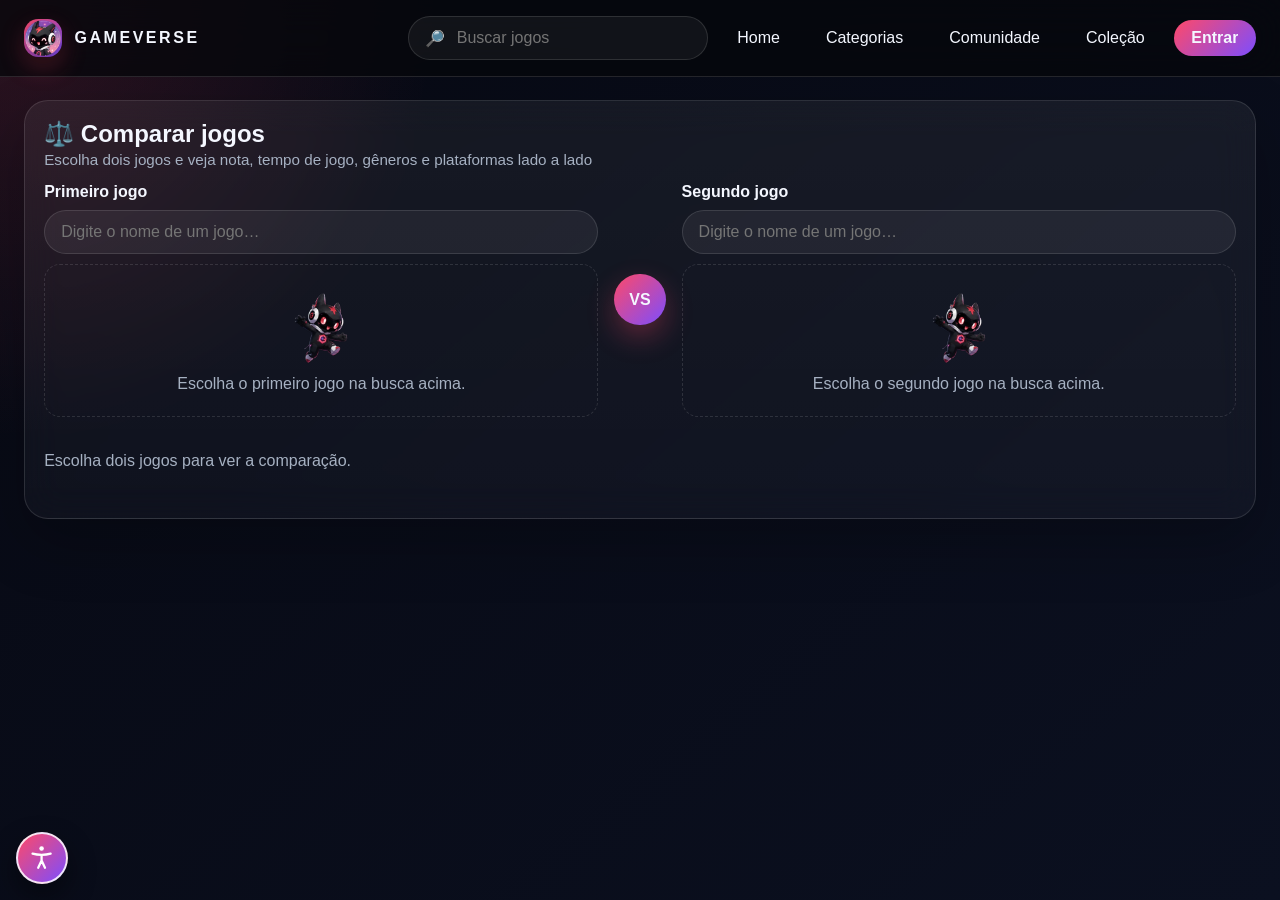
<file: comparar.html>
<!doctype html>
<html lang="pt-BR">
  <head>
    <meta charset="UTF-8" />
    <meta name="viewport" content="width=device-width, initial-scale=1.0" />
    <title>GameVerse | Comparar jogos</title>
    <link rel="icon" href="assets/brand/vee-favicon.png" type="image/png" />
    <link rel="stylesheet" href="css/home.css" />
    <link rel="stylesheet" href="css/header-search.css" />
    <link rel="stylesheet" href="css/accessibility.css" />
    <script src="js/a11y-boot.js"></script>
  </head>
  <body>
    <div class="page-shell">
      <header class="topbar">
        <nav class="navbar">
          <a href="index.html" class="brand">
            <span class="brand-mark"><img src="assets/brand/vee-logo-head.png" alt="Vee, mascote do GameVerse" /></span>
            <span>GameVerse</span>
          </a>
          <div class="nav-actions">
            <a href="index.html" class="nav-btn">Home</a>
            <a href="categorias.html" class="nav-btn">Categorias</a>
            <a href="comunidade.html" class="nav-btn">Comunidade</a>
            <a href="favoritos.html" class="nav-btn">Coleção</a>
          </div>
        </nav>
      </header>

      <main class="home-page">
        <section class="section-block compare-section" aria-labelledby="compareTitle">
          <div class="section-heading">
            <div>
              <h1 id="compareTitle">⚖️ Comparar jogos</h1>
              <p>Escolha dois jogos e veja nota, tempo de jogo, gêneros e plataformas lado a lado</p>
            </div>
          </div>

          <div class="compare-pickers">
            <div class="compare-slot" data-side="a">
              <label class="compare-label" for="compareInput-a">Primeiro jogo</label>
              <div class="compare-search">
                <input id="compareInput-a" type="search" placeholder="Digite o nome de um jogo…" autocomplete="off"
                  aria-controls="compareSuggestions-a" aria-expanded="false" />
                <div class="compare-suggestions" id="compareSuggestions-a" hidden></div>
              </div>
              <div class="compare-picked"></div>
            </div>
            <div class="compare-vs" aria-hidden="true">VS</div>
            <div class="compare-slot" data-side="b">
              <label class="compare-label" for="compareInput-b">Segundo jogo</label>
              <div class="compare-search">
                <input id="compareInput-b" type="search" placeholder="Digite o nome de um jogo…" autocomplete="off"
                  aria-controls="compareSuggestions-b" aria-expanded="false" />
                <div class="compare-suggestions" id="compareSuggestions-b" hidden></div>
              </div>
              <div class="compare-picked"></div>
            </div>
          </div>

          <div id="compareTable" aria-live="polite"></div>
        </section>
      </main>
    </div>

    <script type="module" src="js/comparar.js"></script>
    <script type="module" src="js/motion.js"></script>
    <script type="module" src="js/headerSearch.js"></script>
    <script type="module" src="js/accountMenu.js"></script>
    <script type="module" src="js/accessibility.js"></script>
  </body>
</html>
</file>
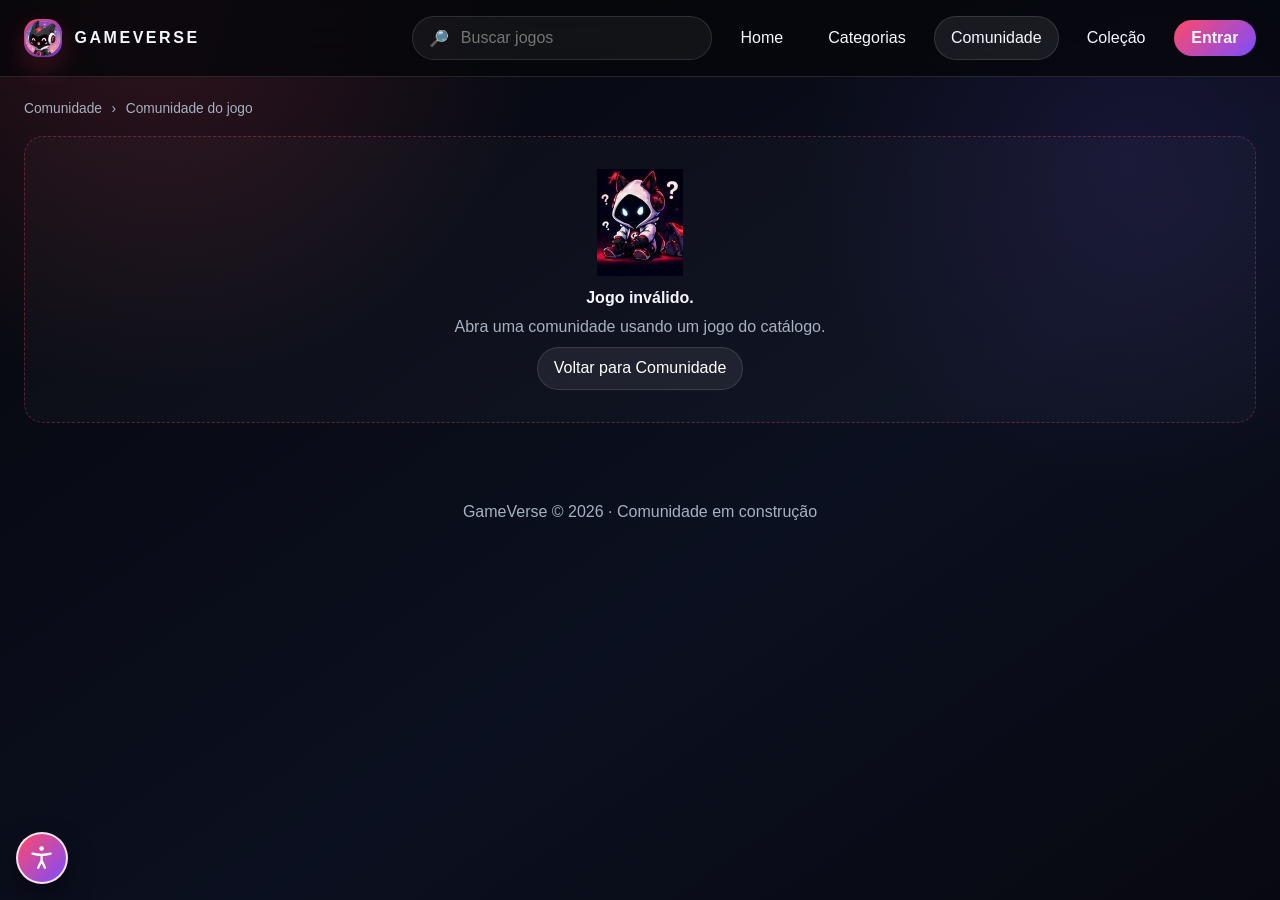
<file: comunidade-jogo.html>
<!doctype html>
<html lang="pt-BR">
  <head>
    <meta charset="UTF-8" />
    <meta name="viewport" content="width=device-width, initial-scale=1.0" />
    <title>Comunidade do jogo | GameVerse</title>
    <link rel="icon" href="assets/brand/vee-favicon.png" type="image/png" />
    <link rel="stylesheet" href="css/community.css" />
    <link rel="stylesheet" href="css/community-game.css" />
    <link rel="stylesheet" href="css/header-search.css" />
    <link rel="stylesheet" href="css/accessibility.css" />
    <script src="js/a11y-boot.js"></script>
  </head>
  <body>
    <div class="page-shell">
      <header class="topbar">
        <nav class="navbar" aria-label="Navegação principal">
          <a href="index.html" class="brand">
            <span class="brand-mark"><img src="assets/brand/vee-logo-head.png" alt="Vee, mascote do GameVerse" /></span>
            <span>GameVerse</span>
          </a>
          <div class="nav-actions">
            <a href="index.html" class="nav-btn">Home</a>
            <a href="categorias.html" class="nav-btn">Categorias</a>
            <a href="comunidade.html" class="nav-btn active">Comunidade</a>
            <a href="favoritos.html" class="nav-btn">Coleção</a>
            <a class="community-user" id="communityUser" href="perfil.html" aria-label="Abrir meu perfil"><span>Comunidade</span></a>
          </div>
        </nav>
      </header>

      <main class="community-page game-community-page">
        <nav class="game-hub-breadcrumb" aria-label="Caminho da página">
          <a href="comunidade.html">Comunidade</a>
          <span aria-hidden="true">›</span>
          <span id="hubBreadcrumbName" aria-current="page">Comunidade do jogo</span>
        </nav>

        <section class="game-hub-hero" id="hubHero" aria-labelledby="hubTitle" aria-busy="true">
          <img class="game-hub-background" id="hubGameImage" alt="" hidden />
          <div class="game-hub-hero-copy">
            <span class="eyebrow">Comunidade</span>
            <div class="game-hub-header-skeleton" id="hubHeaderSkeleton" aria-hidden="true">
              <span class="skeleton-line"></span>
              <span class="skeleton-line skeleton-line--short"></span>
            </div>
            <h1 id="hubTitle" hidden>Comunidade do jogo</h1>
            <div class="game-hub-genres" id="hubGenres"></div>
            <p class="game-hub-total" id="hubPostCount">Carregando publicações…</p>
            <div class="community-hero-actions">
              <a class="btn btn-secondary" id="hubGameLink" hidden>Ver página do jogo</a>
              <button class="btn btn-primary create-post-button" id="createPostButton" type="button" disabled>+ Criar publicação</button>
            </div>
            <div class="game-hub-enrichment" aria-live="polite">
              <p id="hubGameStatus"></p>
              <button class="btn btn-secondary btn-small" id="retryGameDetails" type="button" hidden>Tentar novamente</button>
            </div>
          </div>
        </section>

        <div class="game-hub-content" id="hubContent">
          <section class="community-controls" aria-label="Controles das publicações do jogo">
            <div class="community-filters" id="postFilters" role="group" aria-label="Filtrar por tipo de publicação"></div>
            <div class="community-tabs" id="feedTabs" role="group" aria-label="Ordenação das publicações"></div>
          </section>

          <div class="community-layout">
            <section class="feed-panel" aria-labelledby="feedTitle">
              <div class="feed-heading">
                <div><span class="eyebrow">Conversas deste jogo</span><h2 id="feedTitle">Publicações</h2></div>
                <span class="feed-count" id="feedCount">Carregando…</span>
              </div>
              <p class="sr-only" id="feedStatus" aria-live="polite"></p>
              <div class="community-feed" id="communityFeed" aria-describedby="feedStatus"></div>
              <button class="load-more" id="loadMorePosts" type="button" hidden>Carregar mais</button>
            </section>

            <aside class="discovery-column game-hub-sidebar" aria-label="Sobre a comunidade do jogo">
              <section class="discovery-card">
                <div class="discovery-heading"><span aria-hidden="true">◎</span><h2>Sobre a comunidade</h2></div>
                <p id="hubStatsTotal">Carregando contagem…</p>
                <dl class="game-hub-counts" id="hubTypeCounts"></dl>
                <button class="btn btn-secondary btn-small" id="retryHubStats" type="button" hidden>Tentar novamente</button>
              </section>
              <section class="discovery-card">
                <div class="discovery-heading"><span aria-hidden="true">#</span><h2>Tags populares</h2></div>
                <p id="hubTagsEmpty">Carregando tópicos…</p>
                <ul class="topic-list" id="hubTags"></ul>
              </section>
              <section class="discovery-card">
                <div class="discovery-heading"><span aria-hidden="true">◆</span><h2>Criadores ativos</h2></div>
                <p id="hubCreatorsEmpty">Carregando criadores…</p>
                <ul class="discovery-list" id="hubCreators"></ul>
              </section>
            </aside>
          </div>
        </div>
        <div id="hubInvalidState" hidden></div>
      </main>

      <footer class="site-footer"><p>GameVerse © 2026 · Comunidade em construção</p></footer>
    </div>
    <noscript>Ative o JavaScript para visualizar a comunidade deste jogo.</noscript>
    <script type="module" src="js/communityGame.js"></script>
    <script type="module" src="js/motion.js"></script>
    <script type="module" src="js/headerSearch.js"></script>
    <script type="module" src="js/accountMenu.js"></script>
    <script type="module" src="js/accessibility.js"></script>
  </body>
</html>
</file>
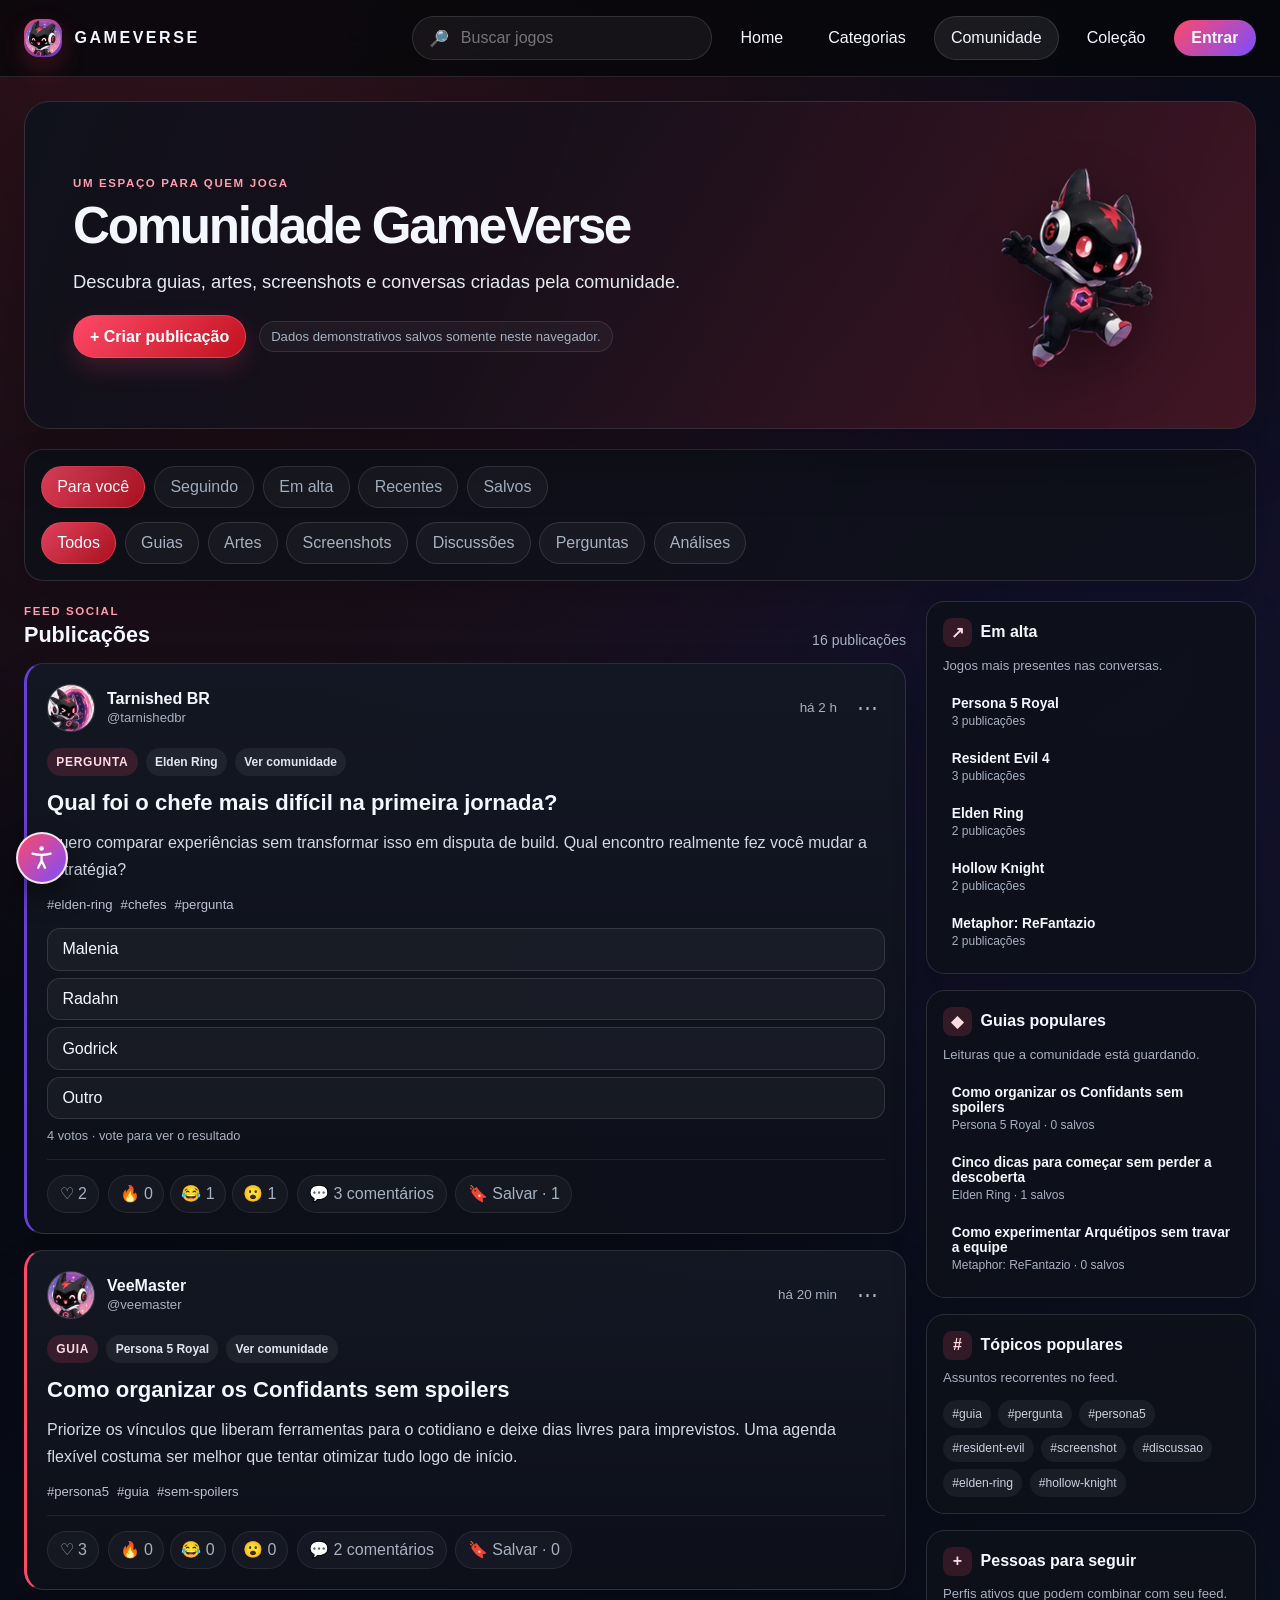
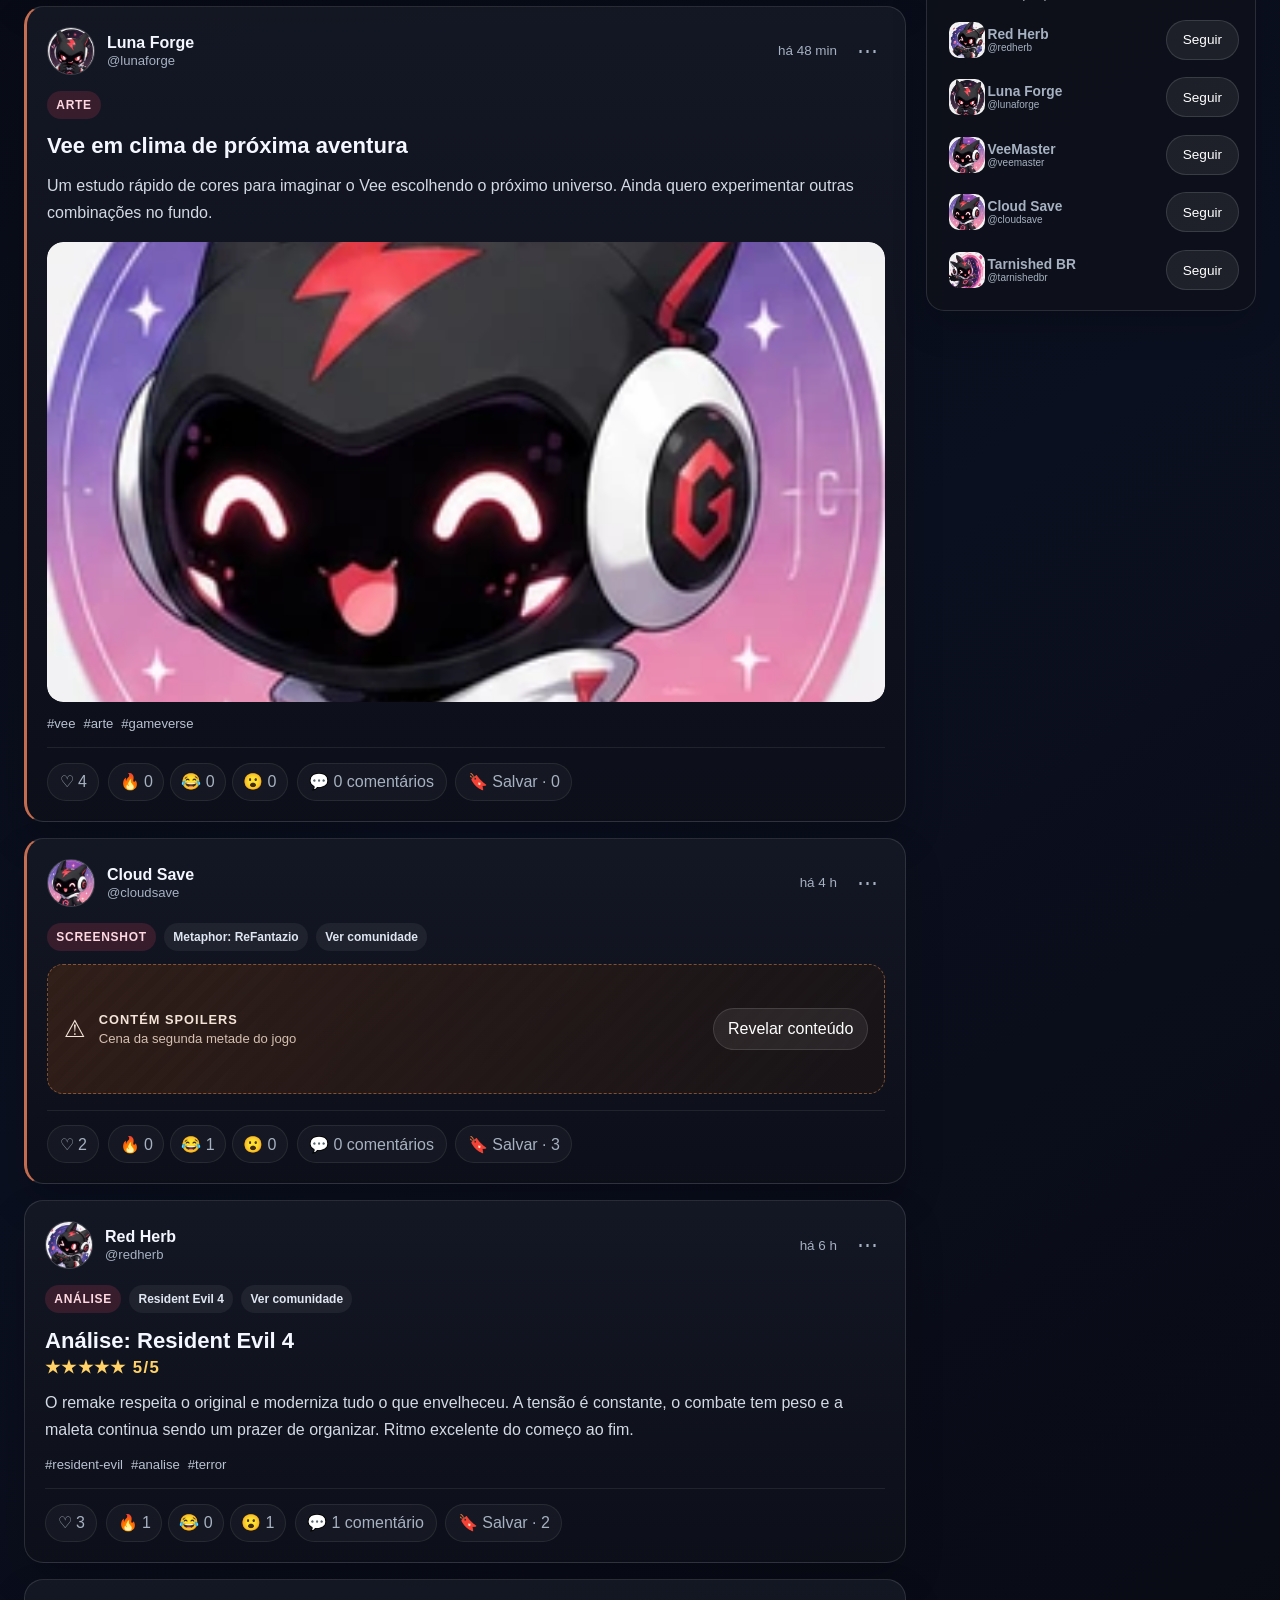
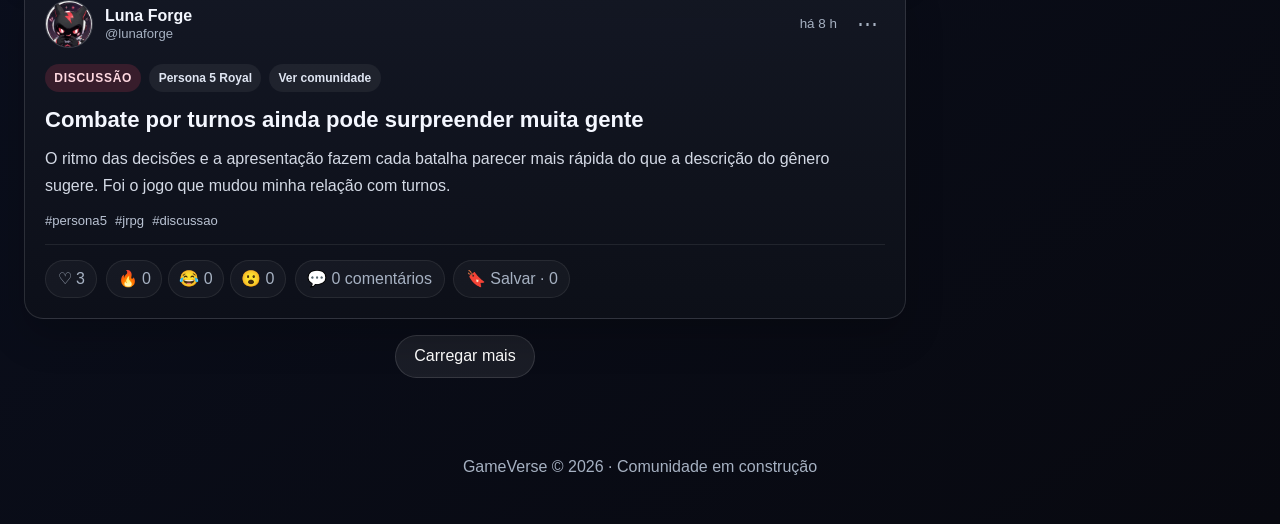
<file: comunidade.html>
<!doctype html>
<html lang="pt-BR">
  <head>
    <meta charset="UTF-8" />
    <meta name="viewport" content="width=device-width, initial-scale=1.0" />
    <title>Comunidade | GameVerse</title>
    <link rel="icon" href="assets/brand/vee-favicon.png" type="image/png" />
    <link rel="stylesheet" href="css/community.css" />
    <link rel="stylesheet" href="css/header-search.css" />
    <link rel="stylesheet" href="css/accessibility.css" />
    <script src="js/a11y-boot.js"></script>
  </head>
  <body>
    <div class="page-shell">
      <header class="topbar">
        <nav class="navbar" aria-label="Navegação principal">
          <a href="index.html" class="brand">
            <span class="brand-mark"><img src="assets/brand/vee-logo-head.png" alt="Vee, mascote do GameVerse" /></span>
            <span>GameVerse</span>
          </a>
          <div class="nav-actions">
            <a href="index.html" class="nav-btn">Home</a>
            <a href="categorias.html" class="nav-btn">Categorias</a>
            <a href="comunidade.html" class="nav-btn active" aria-current="page">Comunidade</a>
            <a href="favoritos.html" class="nav-btn">Coleção</a>
            <a class="community-user" id="communityUser" href="perfil.html" aria-label="Abrir meu perfil">
              <span>Comunidade</span>
            </a>
          </div>
        </nav>
      </header>

      <main class="community-page">
        <section class="community-hero" aria-labelledby="communityTitle">
          <div class="community-hero-copy">
            <span class="eyebrow">Um espaço para quem joga</span>
            <h1 id="communityTitle">Comunidade GameVerse</h1>
            <p>Descubra guias, artes, screenshots e conversas criadas pela comunidade.</p>
            <div class="community-hero-actions">
              <button class="btn btn-primary create-post-button" id="createPostButton" type="button" disabled>+ Criar publicação</button>
              <span class="mock-notice">Dados demonstrativos salvos somente neste navegador.</span>
            </div>
          </div>
          <img src="assets/vee/states/vee-search.webp" alt="Vee explorando a comunidade" />
        </section>

        <section class="community-controls" aria-label="Controles do feed">
          <div class="community-tabs" id="feedTabs" role="group" aria-label="Ordenação das publicações"></div>
          <div class="community-filters" id="postFilters" role="group" aria-label="Filtrar por tipo de publicação"></div>
        </section>

        <div class="community-layout">
          <section class="feed-panel" aria-labelledby="feedTitle">
            <div class="feed-heading">
              <div>
                <span class="eyebrow">Feed social</span>
                <h2 id="feedTitle">Publicações</h2>
              </div>
              <span class="feed-count" id="feedCount">Carregando…</span>
            </div>
            <div class="active-tag-banner" id="activeTagBanner" role="status" hidden></div>
            <p class="sr-only" id="feedStatus" aria-live="polite"></p>
            <div class="community-feed" id="communityFeed" aria-describedby="feedStatus"></div>
            <button class="load-more" id="loadMorePosts" type="button" hidden>Carregar mais</button>
          </section>

          <aside class="discovery-column" aria-label="Descoberta da comunidade">
            <section class="discovery-card">
              <div class="discovery-heading">
                <span aria-hidden="true">↗</span>
                <h2>Em alta</h2>
              </div>
              <p>Jogos mais presentes nas conversas.</p>
              <ul class="discovery-list" id="popularGames"></ul>
            </section>

            <section class="discovery-card">
              <div class="discovery-heading">
                <span aria-hidden="true">◆</span>
                <h2>Guias populares</h2>
              </div>
              <p>Leituras que a comunidade está guardando.</p>
              <ul class="discovery-list" id="popularGuides"></ul>
            </section>

            <section class="discovery-card">
              <div class="discovery-heading">
                <span aria-hidden="true">#</span>
                <h2>Tópicos populares</h2>
              </div>
              <p>Assuntos recorrentes no feed.</p>
              <ul class="topic-list" id="popularTags"></ul>
            </section>

            <section class="discovery-card">
              <div class="discovery-heading">
                <span aria-hidden="true">+</span>
                <h2>Pessoas para seguir</h2>
              </div>
              <p>Perfis ativos que podem combinar com seu feed.</p>
              <ul class="discovery-list people-suggestions" id="suggestedUsers"></ul>
            </section>
          </aside>
        </div>
      </main>

      <footer class="site-footer">
        <p>GameVerse © 2026 · Comunidade em construção</p>
      </footer>
    </div>

    <noscript>Ative o JavaScript para visualizar a Comunidade GameVerse.</noscript>
    <script type="module" src="js/community.js"></script>
    <script type="module" src="js/motion.js"></script>
    <script type="module" src="js/headerSearch.js"></script>
    <script type="module" src="js/accountMenu.js"></script>
    <script type="module" src="js/accessibility.js"></script>
  </body>
</html>
</file>
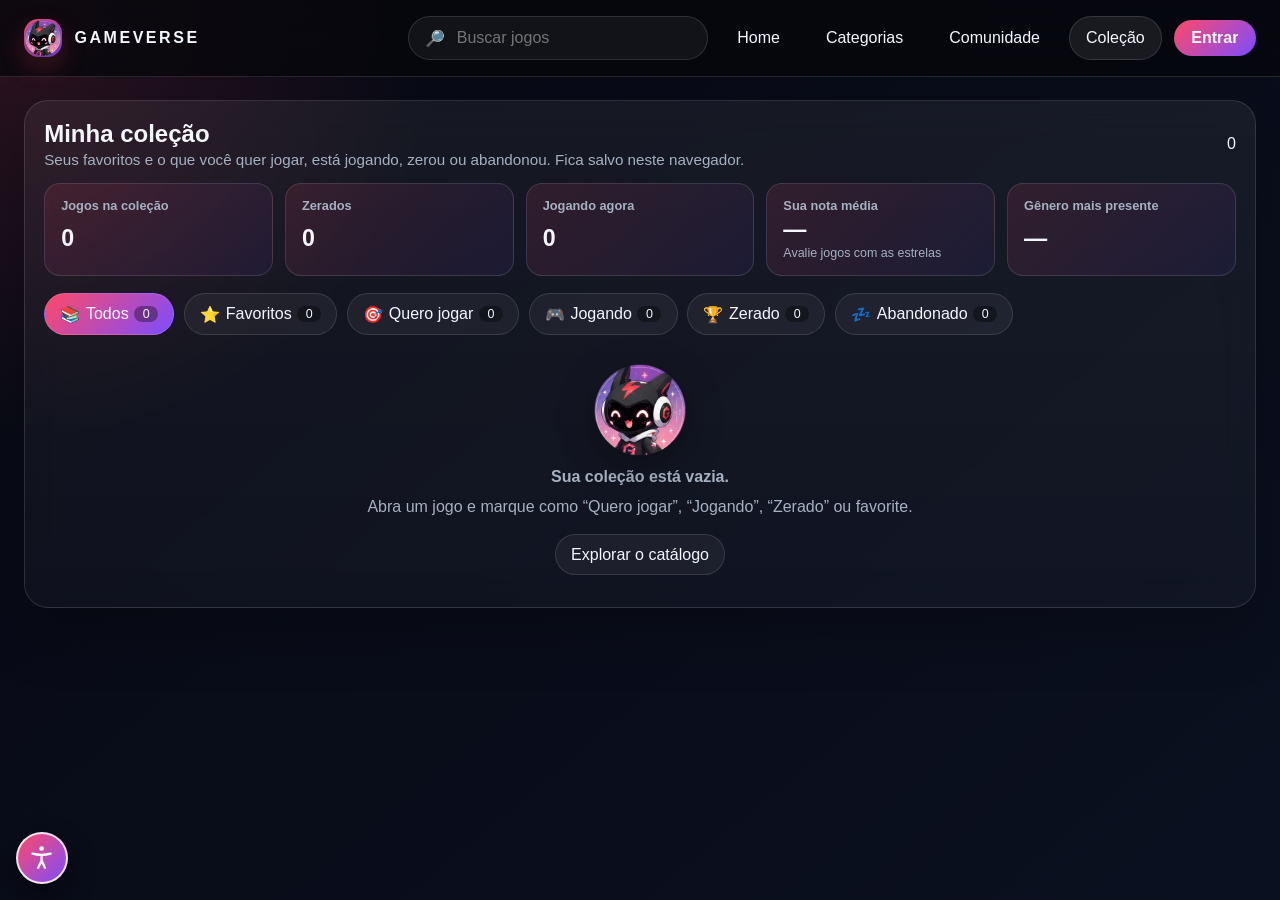
<file: favoritos.html>
<!doctype html>
<html lang="pt-BR">
  <head>
    <meta charset="UTF-8" />
    <meta name="viewport" content="width=device-width, initial-scale=1.0" />
    <title>GameVerse | Minha coleção</title>
    <link rel="icon" href="assets/brand/vee-favicon.png" type="image/png" />
    <link rel="stylesheet" href="css/home.css" />
    <link rel="stylesheet" href="css/header-search.css" />
    <link rel="stylesheet" href="css/accessibility.css" />
    <script src="js/a11y-boot.js"></script>
  </head>
  <body>
    <div class="page-shell">
      <header class="topbar">
        <nav class="navbar">
          <a href="index.html" class="brand">
            <span class="brand-mark"><img src="assets/brand/vee-logo-head.png" alt="Vee, mascote do GameVerse" /></span>
            <span>GameVerse</span>
          </a>
          <div class="nav-actions">
            <a href="index.html" class="nav-btn">Home</a>
            <a href="categorias.html" class="nav-btn">Categorias</a>
            <a href="comunidade.html" class="nav-btn">Comunidade</a>
            <a href="favoritos.html" class="nav-btn active">Coleção</a>
          </div>
        </nav>
      </header>
      <main class="home-page">
        <section class="section-block collection-section" aria-labelledby="collectionTitle">
          <div class="section-heading">
            <div>
              <h1 id="collectionTitle">Minha coleção</h1>
              <p>Seus favoritos e o que você quer jogar, está jogando, zerou ou abandonou. Fica salvo neste navegador.</p>
            </div>
            <span class="chip" id="favoritesCount" aria-label="Total de jogos na coleção">0</span>
          </div>
          <div class="stat-grid" id="collectionStats"></div>
          <div class="filter-row collection-tabs" id="collectionTabs" role="group" aria-label="Filtrar coleção"></div>
          <p class="empty-state" id="collectionNotice" role="status"></p>
          <div class="catalog-grid" id="favoritesList"></div>
        </section>
      </main>
    </div>
    <script type="module" src="js/favoritos.js"></script>
    <script type="module" src="js/motion.js"></script>
    <script type="module" src="js/headerSearch.js"></script>
    <script type="module" src="js/accountMenu.js"></script>
    <script type="module" src="js/accessibility.js"></script>
  </body>
</html>
</file>
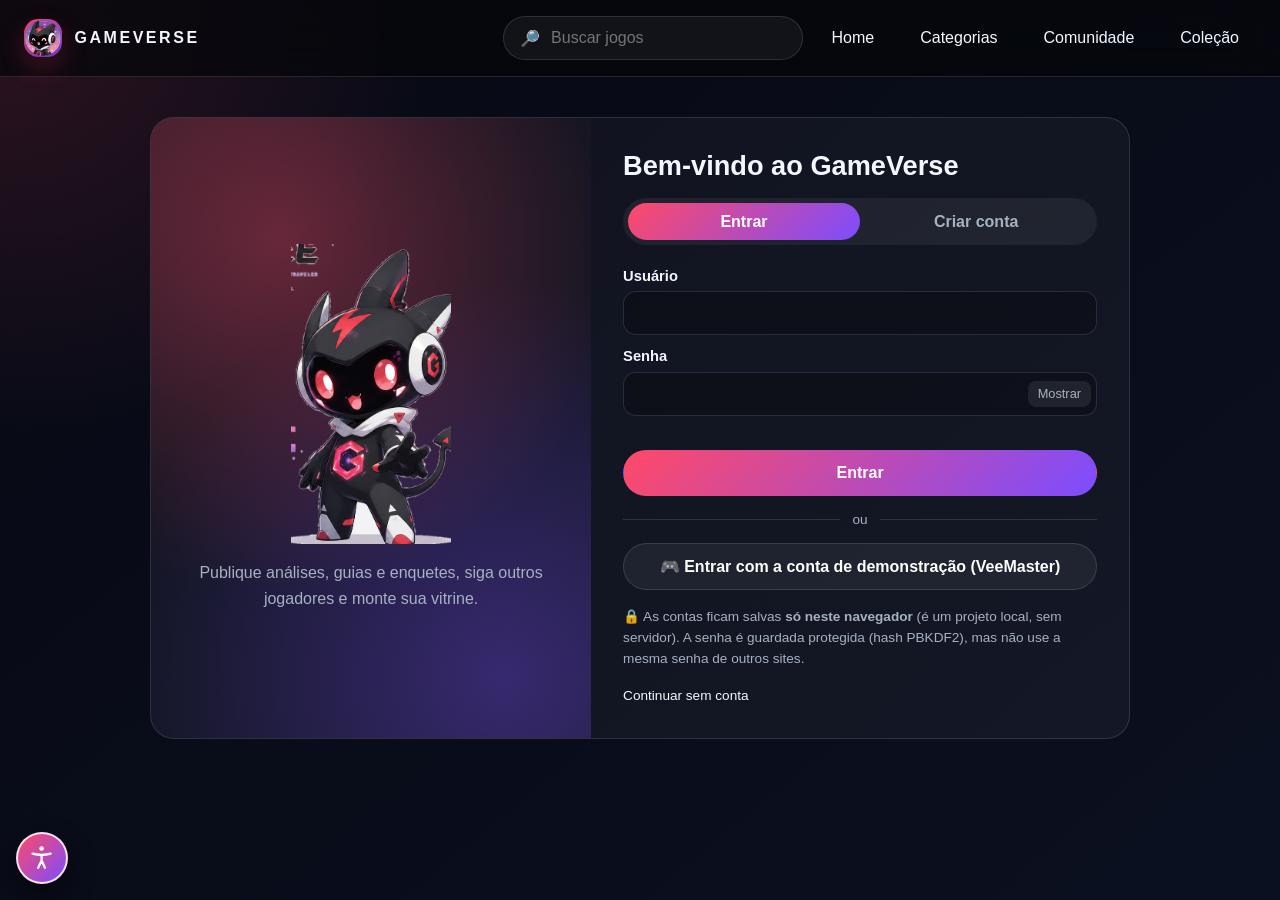
<file: login.html>
<!doctype html>
<html lang="pt-BR">
  <head>
    <meta charset="UTF-8" />
    <meta name="viewport" content="width=device-width, initial-scale=1.0" />
    <title>GameVerse | Entrar</title>
    <link rel="icon" href="assets/brand/vee-favicon.png" type="image/png" />
    <link rel="stylesheet" href="css/home.css" />
    <link rel="stylesheet" href="css/header-search.css" />
    <link rel="stylesheet" href="css/accessibility.css" />
    <link rel="stylesheet" href="css/account.css" />
    <script src="js/a11y-boot.js"></script>
  </head>
  <body>
    <div class="page-shell">
      <header class="topbar">
        <nav class="navbar">
          <a href="index.html" class="brand">
            <span class="brand-mark"><img src="assets/brand/vee-logo-head.png" alt="Vee, mascote do GameVerse" /></span>
            <span>GameVerse</span>
          </a>
          <div class="nav-actions">
            <a href="index.html" class="nav-btn">Home</a>
            <a href="categorias.html" class="nav-btn">Categorias</a>
            <a href="comunidade.html" class="nav-btn">Comunidade</a>
            <a href="favoritos.html" class="nav-btn">Coleção</a>
          </div>
        </nav>
      </header>

      <main class="auth-page">
        <section class="auth-card" aria-labelledby="authTitle">
          <div class="auth-side" aria-hidden="true">
            <img src="assets/brand/vee-standing.png" alt="" />
            <p>Publique análises, guias e enquetes, siga outros jogadores e monte sua vitrine.</p>
          </div>

          <div class="auth-main">
            <h1 id="authTitle">Bem-vindo ao GameVerse</h1>

            <div class="auth-tabs" role="tablist" aria-label="Entrar ou criar conta">
              <button type="button" role="tab" id="tabLogin" aria-controls="loginForm" aria-selected="true">Entrar</button>
              <button type="button" role="tab" id="tabRegister" aria-controls="registerForm" aria-selected="false" tabindex="-1">Criar conta</button>
            </div>

            <form id="loginForm" class="auth-form" role="tabpanel" aria-labelledby="tabLogin" novalidate>
              <label for="loginUsername">Usuário</label>
              <input id="loginUsername" name="username" autocomplete="username" autocapitalize="none" spellcheck="false" required />
              <label for="loginPassword">Senha</label>
              <div class="password-field">
                <input id="loginPassword" name="password" type="password" autocomplete="current-password" required />
                <button type="button" class="password-toggle" aria-controls="loginPassword" aria-pressed="false">Mostrar</button>
              </div>
              <p class="auth-error" role="alert"></p>
              <button type="submit" class="btn btn-primary">Entrar</button>
            </form>

            <form id="registerForm" class="auth-form" role="tabpanel" aria-labelledby="tabRegister" novalidate hidden>
              <label for="registerName">Nome de exibição</label>
              <input id="registerName" name="displayName" autocomplete="nickname" maxlength="40" required />
              <label for="registerUsername">Usuário <span class="auth-hint">(3 a 20: letras minúsculas, números, _ ou .)</span></label>
              <input id="registerUsername" name="username" autocomplete="username" autocapitalize="none" spellcheck="false" maxlength="20" required />
              <label for="registerPassword">Senha <span class="auth-hint">(mínimo 6 caracteres)</span></label>
              <div class="password-field">
                <input id="registerPassword" name="password" type="password" autocomplete="new-password" required />
                <button type="button" class="password-toggle" aria-controls="registerPassword" aria-pressed="false">Mostrar</button>
              </div>
              <label for="registerConfirm">Confirmar senha</label>
              <input id="registerConfirm" name="confirmPassword" type="password" autocomplete="new-password" required />
              <p class="auth-error" role="alert"></p>
              <button type="submit" class="btn btn-primary">Criar conta</button>
            </form>

            <div class="auth-divider"><span>ou</span></div>
            <button type="button" class="btn btn-secondary auth-demo" id="demoLogin">🎮 Entrar com a conta de demonstração (VeeMaster)</button>

            <p class="auth-note">🔒 As contas ficam salvas <strong>só neste navegador</strong> (é um projeto local, sem servidor).
              A senha é guardada protegida (hash PBKDF2), mas não use a mesma senha de outros sites.</p>
            <p class="auth-note"><a href="index.html" id="skipLogin">Continuar sem conta</a></p>
          </div>
        </section>
      </main>
    </div>
    <script type="module" src="js/login.js"></script>
    <script type="module" src="js/motion.js"></script>
    <script type="module" src="js/headerSearch.js"></script>
    <script type="module" src="js/accessibility.js"></script>
  </body>
</html>
</file>
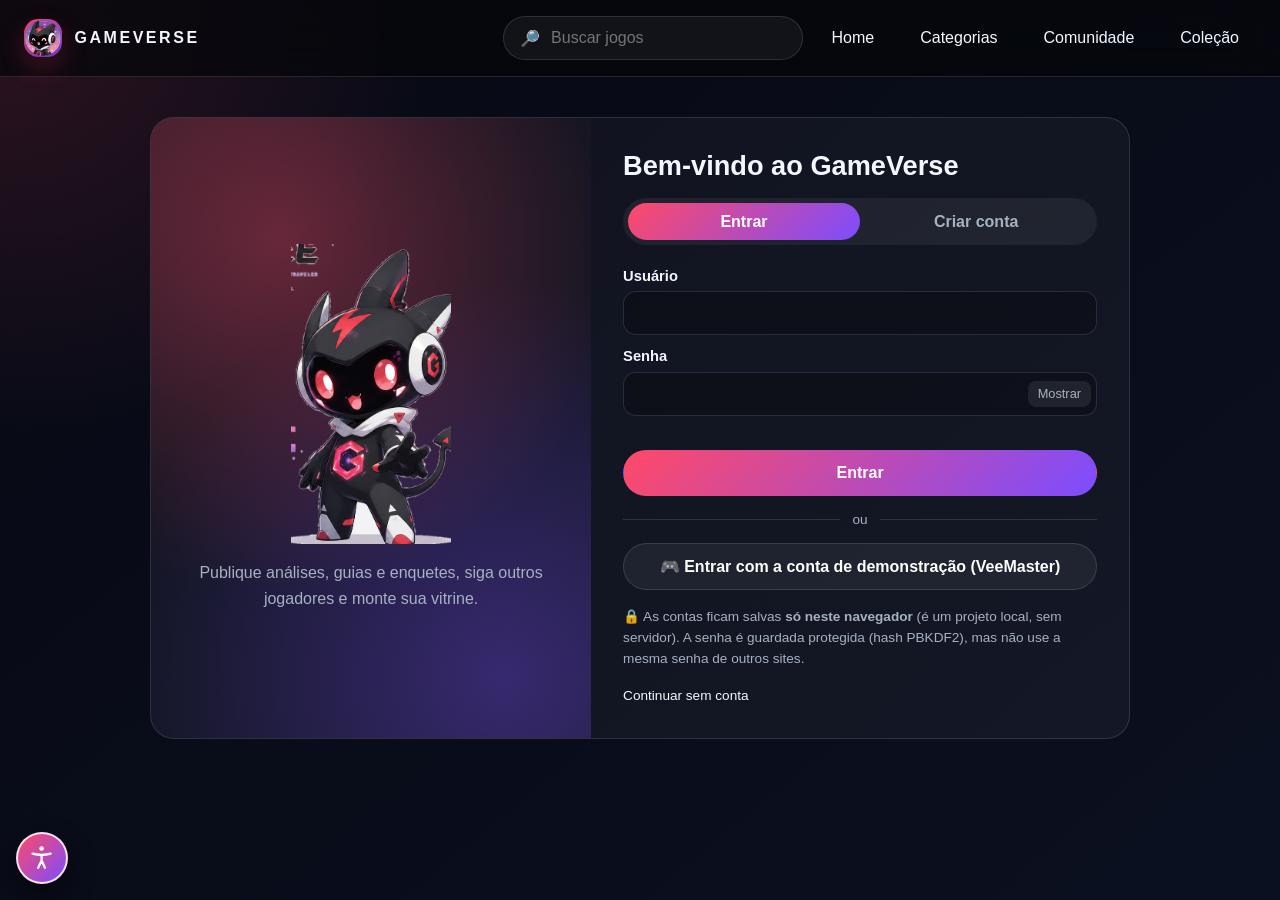
<file: perfil.html>
<!doctype html>
<html lang="pt-BR">
  <head>
    <meta charset="UTF-8" />
    <meta name="viewport" content="width=device-width, initial-scale=1.0" />
    <title>Perfil | GameVerse</title>
    <link rel="icon" href="assets/brand/vee-favicon.png" type="image/png" />
    <link rel="stylesheet" href="css/community.css" />
    <link rel="stylesheet" href="css/profile.css" />
    <link rel="stylesheet" href="css/header-search.css" />
    <link rel="stylesheet" href="css/accessibility.css" />
    <script src="js/a11y-boot.js"></script>
  </head>
  <body>
    <div class="page-shell">
      <header class="topbar">
        <nav class="navbar" aria-label="Navegação principal">
          <a href="index.html" class="brand">
            <span class="brand-mark"><img src="assets/brand/vee-logo-head.png" alt="Vee, mascote do GameVerse" /></span>
            <span>GameVerse</span>
          </a>
          <div class="nav-actions">
            <a href="index.html" class="nav-btn">Home</a>
            <a href="categorias.html" class="nav-btn">Categorias</a>
            <a href="comunidade.html" class="nav-btn active">Comunidade</a>
            <a href="favoritos.html" class="nav-btn">Coleção</a>
            <a class="community-user" id="communityUser" href="perfil.html" aria-label="Abrir meu perfil"><span>Perfil</span></a>
          </div>
        </nav>
      </header>

      <main class="community-page profile-page">
        <nav class="profile-breadcrumb" aria-label="Caminho da página">
          <a href="comunidade.html">Comunidade</a><span aria-hidden="true">›</span><span id="profileBreadcrumb" aria-current="page">Perfil</span>
        </nav>

        <section class="profile-hero" id="profileHero" aria-busy="true">
          <div class="profile-avatar-shell">
            <div class="profile-avatar-skeleton" id="profileAvatarSkeleton" aria-hidden="true"></div>
            <img class="profile-avatar" id="profileAvatar" alt="" hidden />
          </div>
          <div class="profile-copy">
            <span class="eyebrow">Perfil da comunidade</span>
            <div class="profile-heading-skeleton" id="profileHeadingSkeleton" aria-hidden="true">
              <span class="skeleton-line"></span><span class="skeleton-line skeleton-line--short"></span>
            </div>
            <h1 id="profileName" hidden>Perfil</h1>
            <p class="profile-handle" id="profileHandle"></p>
            <p class="profile-bio" id="profileBio"></p>
            <dl class="profile-stats" id="profileStats" hidden>
              <div><dt>Publicações</dt><dd id="profilePostsCount">0</dd></div>
              <div><dt>Seguidores</dt><dd id="profileFollowersCount">0</dd></div>
              <div><dt>Seguindo</dt><dd id="profileFollowingCount">0</dd></div>
            </dl>
            <div class="profile-actions" id="profileActions" hidden>
              <button class="btn btn-primary" id="followProfileButton" type="button" hidden>Seguir</button>
              <button class="btn btn-secondary" id="editProfileButton" type="button" hidden>Editar perfil</button>
              <button class="btn btn-secondary" id="createProfilePostButton" type="button" hidden>+ Criar publicação</button>
              <button class="btn btn-ghost" id="reportProfileButton" type="button" hidden>Denunciar perfil</button>
            </div>
          </div>
        </section>

        <section class="profile-showcase" id="profileShowcase" aria-labelledby="profileShowcaseTitle" hidden></section>

        <section class="profile-achievements" id="profileAchievements" aria-labelledby="achievementsTitle" hidden>
          <div class="profile-section-heading">
            <div><span class="eyebrow">Conquistas da Vee</span><h2 id="achievementsTitle">Conquistas</h2></div>
            <span class="feed-count" id="achievementsCount"></span>
          </div>
          <ul class="achievement-grid" id="achievementsList"></ul>
        </section>

        <div class="profile-layout" id="profileContent">
          <section class="feed-panel profile-feed-panel" aria-labelledby="profileFeedTitle">
            <div class="profile-tabs" id="profileTabs" role="group" aria-label="Conteúdo do perfil"></div>
            <div class="feed-heading">
              <div><span class="eyebrow">Atividade</span><h2 id="profileFeedTitle">Publicações</h2></div>
              <span class="feed-count" id="profileFeedCount">Carregando…</span>
            </div>
            <p class="sr-only" id="profileFeedStatus" aria-live="polite"></p>
            <div class="community-feed" id="profileFeed" aria-describedby="profileFeedStatus"></div>
            <button class="load-more" id="profileLoadMore" type="button" hidden>Carregar mais</button>
          </section>

          <aside class="discovery-column profile-sidebar" aria-label="Informações sociais do perfil">
            <section class="discovery-card">
              <div class="discovery-heading"><span aria-hidden="true">⏱</span><h2>Atividade recente</h2></div>
              <ol class="activity-list" id="profileActivity"></ol>
            </section>
            <section class="discovery-card">
              <div class="discovery-heading"><span aria-hidden="true">◎</span><h2>Conteúdo</h2></div>
              <dl class="profile-breakdown" id="profileBreakdown"></dl>
            </section>
            <section class="discovery-card">
              <div class="discovery-heading"><span aria-hidden="true">←</span><h2>Seguidores</h2></div>
              <ul class="profile-people-list" id="profileFollowers"></ul>
              <p class="discovery-empty" id="profileFollowersEmpty">Carregando…</p>
            </section>
            <section class="discovery-card">
              <div class="discovery-heading"><span aria-hidden="true">→</span><h2>Seguindo</h2></div>
              <ul class="profile-people-list" id="profileFollowing"></ul>
              <p class="discovery-empty" id="profileFollowingEmpty">Carregando…</p>
            </section>
          </aside>
        </div>

        <section class="community-state community-state--error profile-invalid" id="profileInvalid" hidden>
          <img src="assets/vee/states/vee-error.webp" alt="Vee avisando que o perfil não foi encontrado" />
          <strong>Perfil não encontrado.</strong>
          <span>Esse usuário não existe na comunidade local.</span>
          <a class="btn btn-secondary" href="comunidade.html">Voltar para Comunidade</a>
        </section>
      </main>

      <footer class="site-footer"><p>GameVerse © 2026 · Comunidade em construção</p></footer>
    </div>
    <noscript>Ative o JavaScript para visualizar perfis da comunidade.</noscript>
    <script type="module" src="js/communityProfile.js"></script>
    <script type="module" src="js/motion.js"></script>
    <script type="module" src="js/headerSearch.js"></script>
    <script type="module" src="js/accountMenu.js"></script>
    <script type="module" src="js/accessibility.js"></script>
  </body>
</html>
</file>
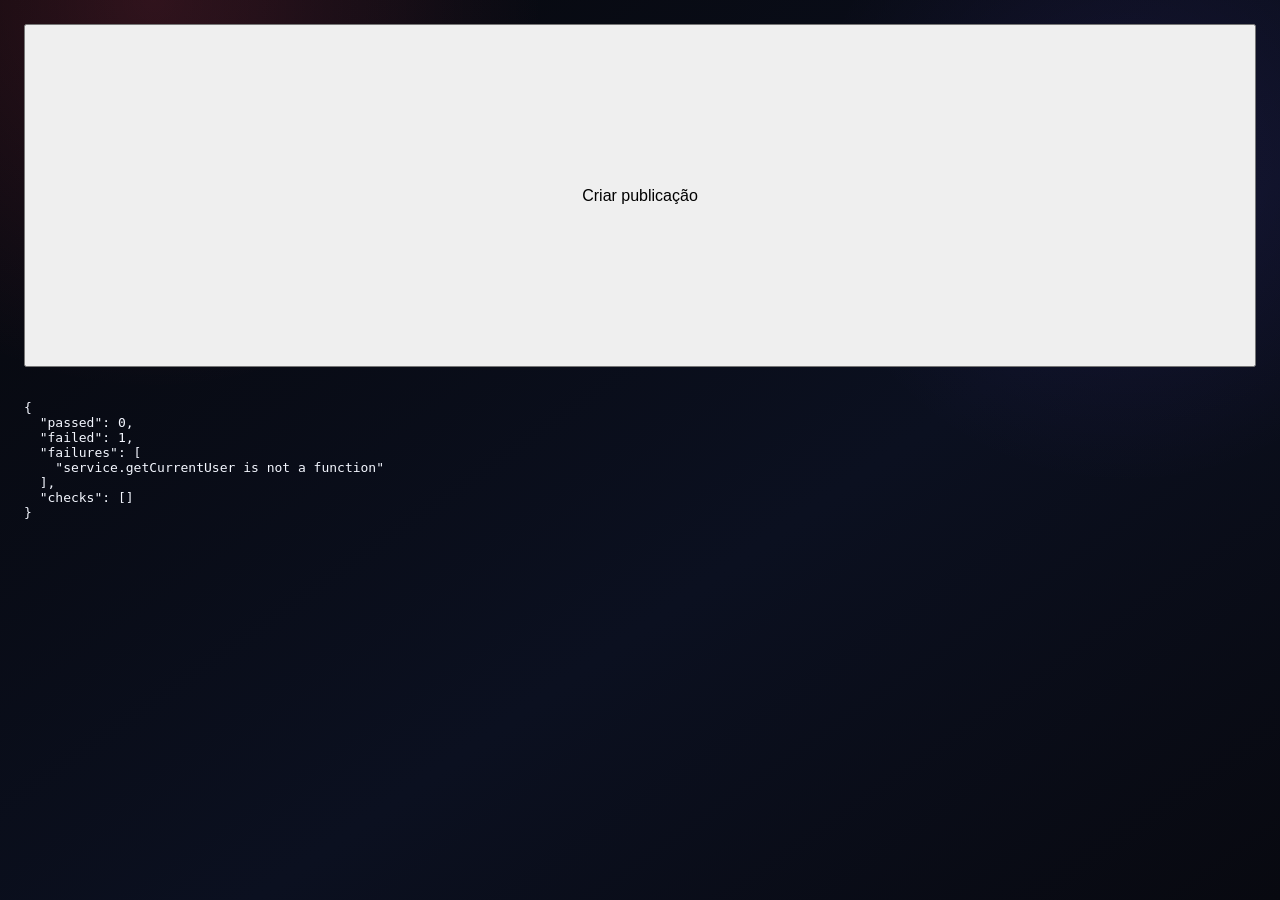
<file: tests/community-composer.html>
<!doctype html>
<html lang="pt-BR">
<meta charset="utf-8">
<meta name="viewport" content="width=device-width,initial-scale=1">
<title>Composer tests running</title>
<link rel="stylesheet" href="../css/community.css">
<body class="community-page">
<button id="opener">Criar publicação</button>
<pre id="results"></pre>
<script type="module">
const pause = (ms) => new Promise((resolve) => setTimeout(resolve, ms));
const checks = [];
function check(condition, label) { checks.push({ label, passed: Boolean(condition) }); if (!condition) throw new Error(label); }
const requests = [];
const pending = new Map();
window.fetch = async (value) => {
  const url = new URL(value, location.href);
  if (!url.hostname.includes("rawg.io")) throw new Error("External requests disabled in composer fixture");
  const query = url.searchParams.get("search");
  requests.push(query);
  if (query === "failure") throw new Error("Fixture offline");
  if (query === "per" || query === "stale" || query === "closing") {
    await new Promise((resolve) => pending.set(query, resolve));
  }
  return new Response(JSON.stringify({ results: [{ id: query === "persona" ? 39 : 40, name: query === "persona" ? "Persona 5 Royal" : query, slug: query, background_image: "", released: "2019-10-31" }] }), { status: 200 });
};
try {
  const { createPostComposer } = await import("../js/community/ui/postComposer.js");
  const calls = [];
  let releaseSave;
  const service = {
    createPost: async (input) => { calls.push({ mode: "create", input }); await new Promise((resolve) => { releaseSave = resolve; }); return { id: "new-post", ...input }; },
    updatePost: async (id, input) => { calls.push({ mode: "edit", id, input }); await new Promise((resolve) => { releaseSave = resolve; }); return { id, ...input }; }
  };
  const composer = createPostComposer({ service, onSaved: async () => {} });
  const opener = document.querySelector("#opener");
  const dialog = document.querySelector(".composer-dialog");
  const input = document.querySelector("#composer-gameId");
  const list = document.querySelector(".composer-game-results");
  const dropdown = document.querySelector(".composer-game-dropdown");
  const submit = document.querySelector(".composer-form button[type=submit]");
  const type = (text) => { input.focus(); input.value = text; input.dispatchEvent(new Event("input", { bubbles: true })); };
  const key = (value) => { const event = new KeyboardEvent("keydown", { key: value, bubbles: true, cancelable: true }); input.dispatchEvent(event); return event; };
  const fill = () => { document.querySelector("#composer-title").value = "Título de teste"; document.querySelector("#composer-content").value = "Conteúdo de teste com jogo."; };
  await composer.openCreate(opener);
  await pause(30);
  check(dialog.open && submit.textContent === "Publicar" && submit.type === "submit", "Composer abre imediatamente com Publicar");
  type(""); await pause(380);
  type("p"); await pause(380);
  check(requests.length === 0, "Campo vazio ou curto não consulta RAWG");
  type("pe"); await pause(100); type("per"); await pause(200);
  check(requests.length === 0, "Debounce aguarda 350ms desde a última tecla");
  await pause(190);
  check(requests.join() === "per", "Debounce gera somente uma chamada");
  type("persona");
  pending.get("per")(); await pause(50);
  check(!list.children.length, "Resposta anterior invalidada imediatamente, antes do debounce novo");
  await pause(370);
  check(list.textContent.includes("Persona 5 Royal") && list.textContent.includes("2019"), "Resultados exibem nome e ano");
  check(key("Enter").defaultPrevented && calls.length === 0, "Enter sem opção ativa não publica");
  key("ArrowDown");
  check(input.getAttribute("aria-activedescendant") === list.firstElementChild.id, "Seta usa aria-activedescendant");
  key("ArrowUp"); key("Enter");
  check(dropdown.hidden && input.hidden && document.querySelector(".composer-game-chip").textContent.includes("Persona 5 Royal"), "Enter seleciona jogo e fecha resultados");
  fill(); submit.click(); submit.click();
  check(calls.length === 1 && submit.disabled && submit.textContent.includes("Publicando"), "Duplo clique cria uma única publicação e desabilita submit");
  check(JSON.stringify(calls[0].input).includes('"gameId":39') && calls[0].input.gameName === "Persona 5 Royal" && calls[0].input.gameSlug === "persona" && !('background_image' in calls[0].input), "Submit usa snapshot mínimo canônico");
  releaseSave(); await pause(40);
  await composer.openCreate(opener, { id: "039", name: "Persona 5 Royal", slug: "persona" });
  await pause(30);
  check(input.hidden && document.querySelector(".composer-game-chip").textContent.includes("Persona 5 Royal"), "Hub preseleciona jogo normalizando ID");
  document.querySelector(".composer-game-remove").click();
  check(!input.hidden && document.activeElement === input, "Remover chip retorna foco à busca");
  type("failure"); await pause(420);
  check(dropdown.textContent.includes("Não foi possível buscar jogos agora.") && !document.querySelector(".composer-game-retry").hidden, "Erro RAWG permanece local e oferece nova tentativa");
  const beforeRetry = requests.length;
  document.querySelector(".composer-game-retry").click(); await pause(30);
  check(requests.length === beforeRetry + 1, "Tentar novamente faz uma nova chamada");
  fill(); submit.click();
  check(calls.at(-1).input.gameId === null, "Falha RAWG permite publicar sem associação");
  releaseSave(); await pause(40);
  await composer.openEdit({ id: "edit-post", game: { id: 39, name: "Persona 5 Royal", slug: "persona" }, type: "guide", title: "Título anterior", content: "Conteúdo anterior", tags: [], media: [], spoiler: false }, opener);
  await pause(30);
  check(submit.textContent === "Salvar alterações" && input.hidden, "Edição preserva jogo e botão Salvar alterações");
  submit.click();
  check(calls.at(-1).mode === "edit" && calls.at(-1).input.gameId === 39 && submit.textContent.includes("Salvando"), "Editar usa o mesmo submit com snapshot selecionado");
  releaseSave(); await pause(40);
  await composer.openCreate(opener, { id: 123456789, name: "", slug: "" });
  await pause(30);
  check(document.querySelector(".composer-game-chip").textContent.includes("Jogo selecionado"), "Hub offline sem snapshot usa somente rótulo neutro");
  fill(); submit.click();
  check(calls.at(-1).input.gameId === 123456789 && calls.at(-1).input.gameName === null, "Rótulo neutro não inventa snapshot persistido");
  releaseSave(); await pause(40);
  await composer.openCreate(opener);
  await pause(30);
  type("stale"); await pause(400); type(""); pending.get("stale")(); await pause(40);
  check(dropdown.hidden && !list.children.length, "Limpar busca invalida chamada pendente");
  type("closing"); await pause(400); composer.close(); await composer.openCreate(opener);
  pending.get("closing")(); await pause(40);
  check(dropdown.hidden && !list.children.length && input.value === "", "Fechar e reabrir invalida requisição antiga");
  type("persona"); await pause(400); key("Escape");
  check(dropdown.hidden && dialog.open, "Primeiro Escape fecha somente resultados");
  key("Escape"); await pause(30);
  check(!dialog.open, "Segundo Escape fecha composer");
  await composer.openCreate(opener);
  document.querySelector(".dialog-actions .btn-secondary").click(); await pause(30);
  check(!dialog.open, "Cancelar continua fechando composer");
  await composer.openCreate(opener);
  await pause(30);
  type("persona"); await pause(400);
  const dialogRect = dialog.getBoundingClientRect();
  const submitRect = submit.getBoundingClientRect();
  const pickerRect = document.querySelector(".composer-game-picker").getBoundingClientRect();
  check(submitRect.height >= 42 && submitRect.bottom <= dialogRect.bottom && submitRect.right <= dialogRect.right && pickerRect.right <= dialogRect.right && document.documentElement.scrollWidth <= innerWidth, `Layout e botão confortáveis sem overflow (${innerWidth}px)`);
  window.__testResult = { passed: checks.length, failed: 0, checks };
} catch (error) {
  window.__testResult = { passed: checks.filter((item) => item.passed).length, failed: 1, failures: [error.message], checks };
}
document.querySelector("#results").textContent = JSON.stringify(window.__testResult, null, 2);
document.title = `Composer: ${window.__testResult.passed} passed, ${window.__testResult.failed} failed`;
</script>
</body>
</html>
</file>
<file: css/home.css>
@import url('./animations.css');
:root {
  --bg: #06070b;
  --surface: rgba(255,255,255,0.05);
  --accent: #ff4968;
  --accent-2: #7c4dff;
  --text: #f4f7ff;
  --muted: #a6b1c2;
  --border: rgba(255,255,255,0.12);
}

* { box-sizing: border-box; }
body {
  margin: 0;
  font-family: Inter, "Segoe UI", sans-serif;
  color: var(--text);
  background: radial-gradient(circle at top left, rgba(255,73,104,0.16), transparent 28%), linear-gradient(140deg, #070913 0%, #0b1020 100%);
}

a { color: inherit; text-decoration: none; }
img { display: block; max-width: 100%; }
button, input { font: inherit; }
.page-shell { min-height: 100vh; }
.topbar {
  position: sticky;
  top: 0;
  z-index: 30;
  padding: 1rem 1.5rem;
  backdrop-filter: blur(24px);
  background: rgba(6, 7, 11, 0.76);
  border-bottom: 1px solid var(--border);
}
.navbar {
  max-width: 1320px;
  margin: 0 auto;
  display: flex;
  justify-content: space-between;
  align-items: center;
  gap: 1rem;
}
.brand {
  display: flex;
  align-items: center;
  gap: 0.75rem;
  font-weight: 700;
  letter-spacing: 0.16em;
  text-transform: uppercase;
}
.brand-mark {
  display: grid;
  place-items: center;
  width: 2.4rem;
  height: 2.4rem;
  border-radius: 0.9rem;
  background: linear-gradient(135deg, var(--accent), var(--accent-2));
  box-shadow: 0 10px 25px rgba(255, 73, 104, 0.25);
}
.nav-actions {
  display: flex;
  align-items: center;
  gap: 0.75rem;
  flex: 1;
  justify-content: flex-end;
}
.search-box {
  display: flex;
  align-items: center;
  gap: 0.6rem;
  min-width: min(340px, 34vw);
  padding: 0.8rem 1rem;
  border-radius: 999px;
  border: 1px solid var(--border);
  background: rgba(255,255,255,0.05);
}
.search-box input {
  border: 0;
  outline: none;
  width: 100%;
  color: var(--text);
  background: transparent;
}
.nav-btn {
  padding: 0.74rem 1rem;
  border-radius: 999px;
  transition: background 0.2s ease, border-color 0.2s ease;
  border: 1px solid transparent;
}
.nav-btn:hover, .nav-btn.active {
  background: rgba(255,255,255,0.08);
  border-color: var(--border);
}
.home-page {
  max-width: 1320px;
  margin: 0 auto;
  padding: 1.4rem 1.5rem 3rem;
  display: flex;
  flex-direction: column;
  gap: 1.25rem;
}
.hero-card, .section-block {
  border-radius: 1.5rem;
  border: 1px solid var(--border);
  background: linear-gradient(180deg, rgba(255,255,255,0.06), rgba(255,255,255,0.03));
  box-shadow: 0 24px 60px rgba(0,0,0,0.24);
  backdrop-filter: blur(18px);
}
.hero-card {
  padding: 0;
  overflow: hidden;
  position: relative;
}
.hero-slide {
  position: relative;
  min-height: 520px;
  display: flex;
  align-items: flex-end;
  padding: 2.4rem;
  background: var(--hero-image) center/cover no-repeat;
  animation: fadeSlide 0.7s ease;
}
.hero-slide::before {
  content: '';
  position: absolute;
  inset: 0;
  background: linear-gradient(90deg, rgba(0,0,0,0.82) 0%, rgba(0,0,0,0.35) 45%, rgba(0,0,0,0.66) 100%);
}
.hero-slide::after {
  content: '';
  position: absolute;
  inset: 0;
  background: radial-gradient(circle at top right, rgba(255,255,255,0.2), transparent 35%);
}
.hero-content {
  position: relative;
  z-index: 1;
  max-width: 720px;
}
.hero-badge {
  display: inline-block;
  padding: 0.45rem 0.8rem;
  border-radius: 999px;
  background: rgba(255,73,104,0.2);
  color: #ffd9e1;
  margin-bottom: 0.8rem;
  font-size: 0.84rem;
  letter-spacing: 0.12em;
  text-transform: uppercase;
}
.hero-content h1 {
  margin: 0 0 0.7rem;
  font-size: clamp(2rem, 4vw, 3rem);
}
.hero-content p {
  margin: 0 0 1rem;
  max-width: 640px;
  color: #eef3ff;
  line-height: 1.7;
}
.hero-btn {
  display: inline-flex;
  align-items: center;
  justify-content: center;
  padding: 0.9rem 1.2rem;
  border-radius: 999px;
  background: linear-gradient(135deg, var(--accent), var(--accent-2));
  color: white;
  font-weight: 700;
}
.hero-dots {
  position: absolute;
  right: 1.4rem;
  bottom: 1.2rem;
  display: flex;
  gap: 0.45rem;
  z-index: 2;
}
.hero-dot {
  width: 0.75rem;
  height: 0.75rem;
  border: 0;
  border-radius: 999px;
  background: rgba(255,255,255,0.45);
  cursor: pointer;
}
.hero-dot.active { background: white; }
.hero-dots { align-items: center; }
.hero-toggle {
  display: grid;
  place-items: center;
  width: 2rem;
  height: 2rem;
  margin-right: .35rem;
  border: 1px solid rgba(255,255,255,0.5);
  border-radius: 999px;
  color: #fff;
  background: rgba(0,0,0,0.45);
  font-size: .7rem;
  cursor: pointer;
}
.hero-toggle:hover { background: rgba(0,0,0,0.7); }
.hero-progress {
  position: absolute;
  left: 0;
  right: 0;
  bottom: 0;
  z-index: 2;
  height: 4px;
  background: rgba(255,255,255,0.12);
}
.hero-progress span {
  display: block;
  height: 100%;
  width: 100%;
  transform-origin: left;
  background: linear-gradient(90deg, var(--accent), var(--accent-2));
  animation: heroProgress 6s linear forwards;
}
.hero-progress.is-paused span { animation: none; transform: scaleX(0); }
@keyframes heroProgress { from { transform: scaleX(0); } to { transform: scaleX(1); } }
.section-block { padding: 1.2rem; }
.section-heading {
  display: flex;
  justify-content: space-between;
  align-items: center;
  margin-bottom: 0.9rem;
}
.section-heading h2 {
  margin: 0;
  font-size: 1.08rem;
}
.section-heading p {
  margin: 0.2rem 0 0;
  color: var(--muted);
  font-size: 0.95rem;
}
.section-more {
  color: #ffd9e1;
  font-weight: 700;
  white-space: nowrap;
}
.catalog-order {
  display: inline-flex;
  align-items: center;
  gap: 0.6rem;
  margin: 0 0 1rem;
  color: var(--muted);
}
.catalog-order select {
  color: var(--text);
  background: rgba(255,255,255,0.08);
  border: 1px solid var(--border);
  border-radius: 0.6rem;
  padding: 0.55rem 0.7rem;
}
.carousel-row {
  display: flex;
  gap: 1rem;
  overflow-x: auto;
  padding-bottom: 0.25rem;
  scroll-snap-type: x proximity;
}
.carousel-row > .card { flex: 0 0 min(300px, 80vw); }
.carousel-row::-webkit-scrollbar { height: 8px; }
.carousel-row::-webkit-scrollbar-thumb { background: rgba(255,255,255,0.2); border-radius: 999px; }
.card {
  min-width: min(240px, 78vw);
  border-radius: 1rem;
  overflow: hidden;
  border: 1px solid var(--border);
  background: rgba(255,255,255,0.05);
  backdrop-filter: blur(16px);
  cursor: pointer;
  transition: transform 0.25s ease, box-shadow 0.25s ease, border-color 0.25s ease;
  scroll-snap-align: start;
}
.card:hover {
  transform: translateY(-4px) scale(1.01);
  box-shadow: 0 18px 36px rgba(0,0,0,0.25);
  border-color: rgba(255,255,255,0.26);
}
/* As imagens da RAWG são horizontais: cards em 16:9 mostram a arte inteira, sem cortar. */
.card-media {
  aspect-ratio: 16 / 9;
  overflow: hidden;
  background: #11131c;
}
.card-media img {
  width: 100%;
  height: 100%;
  object-fit: cover;
  transition: transform 0.35s ease;
}
.card:hover .card-media img { transform: scale(1.05); }
.card-body {
  padding: 0.9rem;
}
.card-body h3 {
  display: -webkit-box;
  margin: 0 0 0.3rem;
  overflow: hidden;
  font-size: 0.98rem;
  line-height: 1.3;
  -webkit-line-clamp: 2;
  -webkit-box-orient: vertical;
}
.card-genres {
  margin: 0 0 0.45rem;
  overflow: hidden;
  color: #ff8fa3;
  font-size: 0.78rem;
  font-weight: 700;
  white-space: nowrap;
  text-overflow: ellipsis;
}
.meta {
  display: flex;
  justify-content: space-between;
  gap: 0.4rem;
  color: var(--muted);
  font-size: 0.88rem;
}
.skeleton-card, .hero-skeleton {
  min-height: 220px;
  border-radius: 1rem;
  background: linear-gradient(90deg, rgba(255,255,255,0.06), rgba(255,255,255,0.12), rgba(255,255,255,0.06));
  background-size: 200% 100%;
  animation: shimmer 1.1s linear infinite;
}
.hero-skeleton {
  min-height: 520px;
  border-radius: 1.5rem;
}
.skeleton-line {
  height: 0.8rem;
  border-radius: 999px;
  background: linear-gradient(90deg, rgba(255,255,255,0.06), rgba(255,255,255,0.12), rgba(255,255,255,0.06));
  background-size: 200% 100%;
  animation: shimmer 1.1s linear infinite;
  margin-bottom: 0.55rem;
}
.skeleton-line--title { width: 42%; }
.skeleton-line--subtitle { width: 64%; }
.search-suggestions {
  position: absolute;
  top: calc(100% + 0.45rem);
  left: 1.5rem;
  right: 1.5rem;
  display: none;
  flex-direction: column;
  gap: 0.35rem;
  padding: 0.5rem;
  border-radius: 1rem;
  background: rgba(8, 10, 16, 0.96);
  border: 1px solid var(--border);
  backdrop-filter: blur(16px);
  z-index: 40;
}

.filter-row {
  display: flex;
  flex-wrap: wrap;
  gap: 0.6rem;
  margin-bottom: 1rem;
}

.filter-chip, .pagination-btn {
  border: 1px solid var(--border);
  background: rgba(255,255,255,0.05);
  color: var(--text);
  padding: 0.65rem 0.95rem;
  border-radius: 999px;
  cursor: pointer;
}

.filter-chip.active, .pagination-btn:hover {
  background: linear-gradient(135deg, var(--accent), var(--accent-2));
}

.catalog-grid {
  display: grid;
  grid-template-columns: repeat(4, minmax(0, 1fr));
  gap: 1rem;
}
.catalog-grid > .empty-state,
.catalog-grid > .pagination-btn { grid-column: 1 / -1; }

.pagination {
  display: flex;
  justify-content: center;
  align-items: center;
  gap: 0.8rem;
  margin-top: 1rem;
}
.search-suggestions.visible { display: flex; }
.suggestion-item {
  display: flex;
  justify-content: space-between;
  align-items: center;
  width: 100%;
  padding: 0.75rem 0.8rem;
  border: 0;
  border-radius: 0.8rem;
  color: var(--text);
  text-align: left;
  background: transparent;
  cursor: pointer;
}
.suggestion-item:hover { background: rgba(255,255,255,0.08); }
.empty-state { color: var(--muted); padding: 0.8rem 0; }
@keyframes shimmer { from { background-position: 200% 0; } to { background-position: -200% 0; } }
@keyframes fadeSlide { from { opacity: 0.8; transform: scale(1.01); } to { opacity: 1; transform: scale(1); } }
@media (max-width: 980px) {
  .home-page { padding: 1rem 1rem 2rem; }
  .hero-slide { min-height: 430px; }
}
@media (max-width: 900px) {
  .navbar { align-items: flex-start; }
  .nav-actions { flex-wrap: wrap; }
  .search-box { flex: 1 1 100%; min-width: 100%; }
}
@media (max-width: 640px) {
  .topbar { padding: 0.9rem 1rem; }
  .navbar { flex-wrap: wrap; }
  .nav-actions { justify-content: flex-start; flex-wrap: wrap; }
  .search-box { min-width: 100%; }
  .hero-slide { min-height: 380px; padding: 1.2rem; }
  .hero-content h1 { font-size: 1.7rem; }
  .section-block { padding: 1rem; }
  .catalog-grid { grid-template-columns: 1fr; }
}

/* ===== Home: carrosséis com setas ===== */
.carousel-shell { position: relative; }
.carousel-arrow {
  position: absolute;
  top: 38%;
  z-index: 3;
  display: grid;
  place-items: center;
  width: 2.6rem;
  height: 2.6rem;
  border: 1px solid rgba(255,255,255,0.3);
  border-radius: 50%;
  color: #fff;
  background: rgba(10, 12, 20, 0.85);
  font-size: 1.6rem;
  line-height: 1;
  cursor: pointer;
  box-shadow: 0 10px 24px rgba(0,0,0,0.45);
  transition: opacity 0.2s ease, transform 0.2s ease;
}
.carousel-arrow:hover:not(:disabled) { transform: scale(1.08); background: var(--accent); }
.carousel-arrow:disabled { opacity: 0; pointer-events: none; }
.carousel-arrow--prev { left: -0.6rem; }
.carousel-arrow--next { right: -0.6rem; }
.carousel-shell.is-static .carousel-arrow { display: none; }

/* ===== Home: atalhos de gênero e plataforma ===== */
.shortcut-label {
  margin: 0.4rem 0 0.6rem;
  color: var(--muted);
  font-size: 0.8rem;
  letter-spacing: 0.14em;
  text-transform: uppercase;
}
.shortcut-grid {
  display: grid;
  grid-template-columns: repeat(5, minmax(0, 1fr));
  gap: 0.7rem;
  margin-bottom: 0.9rem;
}
.shortcut-grid--platforms { grid-template-columns: repeat(4, minmax(0, 1fr)); }
.shortcut-tile {
  display: flex;
  align-items: center;
  gap: 0.7rem;
  padding: 0.85rem 1rem;
  border: 1px solid var(--border);
  border-radius: 1rem;
  background: linear-gradient(135deg, rgba(255,73,104,0.14), rgba(124,77,255,0.1));
  font-weight: 700;
  transition: transform 0.2s ease, border-color 0.2s ease, background 0.2s ease;
}
.shortcut-tile--platform { background: linear-gradient(135deg, rgba(124,77,255,0.16), rgba(255,255,255,0.04)); }
.shortcut-tile:hover {
  transform: translateY(-3px);
  border-color: rgba(255,255,255,0.4);
  background: linear-gradient(135deg, rgba(255,73,104,0.3), rgba(124,77,255,0.24));
}
.shortcut-icon {
  display: grid;
  place-items: center;
  width: 2.2rem;
  height: 2.2rem;
  border-radius: 0.7rem;
  background: rgba(0,0,0,0.3);
  font-size: 1.15rem;
}
.surprise-btn {
  display: inline-flex;
  align-items: center;
  gap: 0.55rem;
  padding: 0.45rem 1.1rem 0.45rem 0.5rem;
  border: 0;
  border-radius: 999px;
  color: #fff;
  background: linear-gradient(135deg, var(--accent), var(--accent-2));
  font-weight: 800;
  cursor: pointer;
  box-shadow: 0 12px 26px rgba(255,73,104,0.3);
  transition: transform 0.2s ease;
}
.surprise-btn img { width: 2.2rem; height: 2.2rem; object-fit: contain; }
.surprise-btn:hover { transform: translateY(-2px) scale(1.03); }
.surprise-btn.is-rolling img { animation: surpriseBounce 0.5s ease-in-out infinite alternate; }
.surprise-btn:disabled { cursor: progress; opacity: 0.85; }
@keyframes surpriseBounce { from { transform: translateY(0) rotate(-8deg); } to { transform: translateY(-6px) rotate(8deg); } }
.shortcut-actions { display: flex; flex-wrap: wrap; align-items: center; gap: 0.6rem; }
.compare-btn {
  padding: 0.75rem 1.1rem;
  border: 1px solid var(--border);
  border-radius: 999px;
  background: rgba(255,255,255,0.06);
  font-weight: 800;
}
.compare-btn:hover { border-color: rgba(255,255,255,0.4); background: rgba(255,255,255,0.12); }
.surprise-status { min-height: 1.2em; margin: 0; color: var(--muted); font-size: 0.9rem; }

@media (max-width: 980px) {
  .shortcut-grid { grid-template-columns: repeat(3, minmax(0, 1fr)); }
  .shortcut-grid--platforms { grid-template-columns: repeat(2, minmax(0, 1fr)); }
}
@media (max-width: 640px) {
  .shortcut-grid, .shortcut-grid--platforms { grid-template-columns: repeat(2, minmax(0, 1fr)); }
  #shortcuts .section-heading { flex-direction: column; align-items: flex-start; gap: 0.8rem; }
  .carousel-arrow { display: none; }
}

/* ===== Categorias: filtros combinados ===== */
.catalog-heading { flex-wrap: wrap; gap: 1rem; }
.catalog-heading h1 { margin: 0; font-size: 1.5rem; }
.catalog-heading h1:focus { outline: none; }
.catalog-search { display: flex; gap: 0.5rem; flex: 0 1 380px; }
.catalog-search input {
  flex: 1;
  min-width: 0;
  padding: 0.65rem 1rem;
  border: 1px solid var(--border);
  border-radius: 999px;
  color: var(--text);
  background: rgba(255,255,255,0.06);
}
.catalog-filters {
  display: grid;
  gap: 0.75rem;
  margin: 0.4rem 0 1rem;
  padding: 1rem;
  border: 1px solid var(--border);
  border-radius: 1rem;
  background: rgba(0,0,0,0.18);
}
.filter-group { display: grid; grid-template-columns: 9rem 1fr; align-items: center; gap: 0.6rem; }
.filter-group-label {
  color: var(--muted);
  font-size: 0.78rem;
  font-weight: 700;
  letter-spacing: 0.12em;
  text-transform: uppercase;
}
.catalog-filters .filter-row { margin: 0; gap: 0.45rem; }
.catalog-filters .filter-chip { padding: 0.5rem 0.85rem; font-size: 0.9rem; }
.filter-chip:hover:not(.active) { border-color: rgba(255,255,255,0.35); background: rgba(255,255,255,0.1); }
.catalog-toolbar {
  display: flex;
  justify-content: space-between;
  align-items: center;
  flex-wrap: wrap;
  gap: 0.8rem;
  margin-bottom: 1rem;
}
.catalog-toolbar .catalog-order { margin: 0; }
.catalog-summary { display: flex; flex-wrap: wrap; align-items: center; gap: 0.5rem; }
.catalog-count { margin-right: 0.3rem; }
.active-filter, .clear-filters {
  padding: 0.35rem 0.75rem;
  border: 1px solid rgba(255,73,104,0.5);
  border-radius: 999px;
  color: var(--text);
  background: rgba(255,73,104,0.14);
  font-size: 0.85rem;
  cursor: pointer;
}
.active-filter:hover { background: rgba(255,73,104,0.3); }
.clear-filters { border-color: var(--border); background: transparent; color: var(--muted); }
.clear-filters:hover { color: var(--text); }
.pagination-btn:disabled { opacity: 0.4; cursor: not-allowed; background: rgba(255,255,255,0.05); }
.card-media { position: relative; }
.card-metacritic {
  position: absolute;
  top: 0.6rem;
  right: 0.6rem;
  padding: 0.2rem 0.45rem;
  border: 1px solid #6dc849;
  border-radius: 0.4rem;
  color: #c8f5b4;
  background: rgba(10, 30, 8, 0.85);
  font-size: 0.8rem;
  font-weight: 800;
}
.card-playtime { color: #d9c8ff; }
@media (max-width: 1100px) {
  .catalog-grid { grid-template-columns: repeat(3, minmax(0, 1fr)); }
}
@media (max-width: 820px) {
  .catalog-grid { grid-template-columns: repeat(2, minmax(0, 1fr)); }
  .filter-group { grid-template-columns: 1fr; }
  .catalog-search { flex-basis: 100%; }
}

/* ===== Minha coleção ===== */
.collection-section h1 { margin: 0; font-size: 1.5rem; }
.stat-grid {
  display: grid;
  grid-template-columns: repeat(5, minmax(0, 1fr));
  gap: 0.75rem;
  margin: 0.6rem 0 1.1rem;
}
.stat-card {
  display: grid;
  gap: 0.2rem;
  padding: 0.9rem 1rem;
  border: 1px solid var(--border);
  border-radius: 1rem;
  background: linear-gradient(135deg, rgba(255,73,104,0.12), rgba(124,77,255,0.08));
}
.stat-label { color: var(--muted); font-size: 0.8rem; font-weight: 700; }
.stat-value { font-size: 1.45rem; }
.stat-hint { color: var(--muted); font-size: 0.78rem; }
.collection-tabs .filter-chip { display: inline-flex; align-items: center; gap: 0.35rem; }
.tab-count {
  min-width: 1.5rem;
  padding: 0.05rem 0.4rem;
  border-radius: 999px;
  background: rgba(0,0,0,0.35);
  font-size: 0.78rem;
  text-align: center;
}
#collectionNotice:empty { display: none; }
.collection-badges {
  position: absolute;
  left: 0.6rem;
  right: 0.6rem;
  bottom: 0.6rem;
  display: flex;
  flex-wrap: wrap;
  gap: 0.35rem;
}
.collection-badge {
  padding: 0.25rem 0.55rem;
  border-radius: 999px;
  color: #fff;
  background: rgba(0,0,0,0.75);
  font-size: 0.75rem;
  font-weight: 700;
}
.collection-badge--want { background: #2f5bd8; }
.collection-badge--playing { background: #7c4dff; }
.collection-badge--completed { background: #1f9d55; }
.collection-badge--dropped { background: #4b5563; }
.collection-badge--favorite { color: #1a1300; background: #ffd166; }
.vee-empty-state .pagination-btn { display: inline-block; margin-top: 0.4rem; }
@media (max-width: 980px) {
  .stat-grid { grid-template-columns: repeat(2, minmax(0, 1fr)); }
}

/* ===== Comparar jogos ===== */
.compare-section h1 { margin: 0; font-size: 1.5rem; }
.compare-pickers {
  display: grid;
  grid-template-columns: 1fr auto 1fr;
  gap: 1rem;
  align-items: start;
  margin: 0.5rem 0 1.4rem;
}
.compare-vs {
  align-self: center;
  display: grid;
  place-items: center;
  width: 3.2rem;
  height: 3.2rem;
  border-radius: 50%;
  background: linear-gradient(135deg, var(--accent), var(--accent-2));
  font-weight: 900;
  box-shadow: 0 12px 28px rgba(255,73,104,0.3);
}
.compare-slot { display: grid; gap: 0.6rem; }
.compare-label { font-weight: 800; }
.compare-search { position: relative; }
.compare-search input {
  width: 100%;
  padding: 0.75rem 1rem;
  border: 1px solid var(--border);
  border-radius: 999px;
  color: var(--text);
  background: rgba(255,255,255,0.06);
}
.compare-suggestions {
  position: absolute;
  top: calc(100% + 0.35rem);
  left: 0;
  right: 0;
  z-index: 20;
  display: flex;
  flex-direction: column;
  gap: 0.25rem;
  padding: 0.45rem;
  border: 1px solid var(--border);
  border-radius: 1rem;
  background: rgba(8,10,16,0.97);
  box-shadow: 0 20px 50px rgba(0,0,0,0.5);
}
.compare-suggestions[hidden] { display: none; }
.compare-suggestions .suggestion-item small { color: var(--muted); }
.compare-suggestions .suggestion-item:focus-visible { background: rgba(255,255,255,0.08); }
.compare-placeholder {
  display: grid;
  justify-items: center;
  gap: 0.5rem;
  padding: 1.4rem;
  border: 1px dashed var(--border);
  border-radius: 1rem;
  color: var(--muted);
  text-align: center;
}
.compare-placeholder img { width: 80px; height: 80px; object-fit: contain; }
.compare-game {
  display: grid;
  grid-template-columns: 120px 1fr;
  gap: 1rem;
  align-items: center;
  padding: 0.8rem;
  border: 1px solid var(--border);
  border-radius: 1rem;
  background: rgba(0,0,0,0.2);
}
.compare-game img { width: 120px; height: 120px; object-fit: cover; border-radius: 0.8rem; }
.compare-game h2 { margin: 0 0 0.2rem; font-size: 1.15rem; }
.compare-game p { margin: 0 0 0.6rem; color: var(--muted); }
.compare-game-actions { display: flex; flex-wrap: wrap; gap: 0.45rem; }
.compare-game-actions .pagination-btn { padding: 0.45rem 0.8rem; font-size: 0.88rem; }
.compare-skeleton { min-height: 140px; }
.compare-table {
  width: 100%;
  border-collapse: separate;
  border-spacing: 0;
  overflow: hidden;
  border: 1px solid var(--border);
  border-radius: 1rem;
}
.compare-table th, .compare-table td {
  padding: 0.8rem 1rem;
  border-bottom: 1px solid var(--border);
  text-align: left;
  vertical-align: top;
}
.compare-table thead th { background: rgba(255,73,104,0.14); font-size: 1rem; }
.compare-table tbody th { width: 22%; color: var(--muted); font-size: 0.9rem; }
.compare-table tbody th small { display: block; margin-top: 0.2rem; color: #9ff0c4; font-weight: 400; }
.compare-table tr:last-child th, .compare-table tr:last-child td { border-bottom: 0; }
.compare-table td.is-winner { background: rgba(31,157,85,0.18); font-weight: 800; }
.winner-badge { margin-left: 0.35rem; }
.compare-tag {
  display: inline-block;
  margin: 0 0.3rem 0.3rem 0;
  padding: 0.2rem 0.55rem;
  border: 1px solid var(--border);
  border-radius: 999px;
  font-size: 0.82rem;
}
.compare-tag.is-shared { border-color: #4ade80; background: rgba(74,222,128,0.16); }
.compare-note { color: var(--muted); font-size: 0.85rem; }
@media (max-width: 820px) {
  .compare-pickers { grid-template-columns: 1fr; }
  .compare-vs { justify-self: center; }
  .compare-table tbody th { width: auto; }
}

/* ===== Página do modo apresentação ===== */
.presentation-section h1 { margin: 0; font-size: 1.5rem; }
.presentation-status {
  padding: 0.9rem 1rem;
  border: 1px solid var(--border);
  border-radius: 1rem;
  background: rgba(255,255,255,0.05);
}
.presentation-status.is-ready { border-color: rgba(74,222,128,0.5); background: rgba(74,222,128,0.1); }
.presentation-status.is-missing { border-color: rgba(255,209,102,0.5); background: rgba(255,209,102,0.08); }
.presentation-steps { line-height: 1.8; color: var(--muted); }
.presentation-steps strong { color: var(--text); }
.presentation-actions { display: flex; flex-wrap: wrap; gap: 0.7rem; margin-bottom: 1rem; }
.presentation-actions .surprise-btn { padding: 0.8rem 1.4rem; }
.presentation-log {
  max-height: 320px;
  overflow: auto;
  padding: 1rem;
  border: 1px solid var(--border);
  border-radius: 1rem;
  background: #05060a;
  color: #c8f5b4;
  font-size: 0.85rem;
  white-space: pre-wrap;
}

/* Seção "Em promoção" (CheapShark) */
.card-discount {
  position: absolute;
  top: 0.6rem;
  left: 0.6rem;
  padding: 0.2rem 0.5rem;
  border-radius: 0.4rem;
  background: #4c6b22;
  color: #d6f5a8;
  font-size: 0.85rem;
  font-weight: 800;
}
.card--deal .card-genres s { opacity: 0.8; }
.card-deal-price {
  color: #d6f5a8;
  font-size: 1rem;
}
.section-source {
  display: block;
  margin-top: 0.25rem;
  font-size: 0.8rem;
  opacity: 0.75;
}
.section-source a { color: inherit; text-decoration: underline; }
</file>
<file: css/header-search.css>
/* Caixa de busca criada por js/headerSearch.js nas páginas que não tinham busca. */
.gv-search {
  display: flex;
  align-items: center;
  gap: 0.6rem;
  min-width: min(300px, 30vw);
  padding: 0.7rem 1rem;
  border: 1px solid rgba(255, 255, 255, 0.12);
  border-radius: 999px;
  background: rgba(255, 255, 255, 0.05);
}
.gv-search input {
  width: 100%;
  border: 0;
  outline: none;
  color: #f4f7ff;
  background: transparent;
  font: inherit;
}
.gv-search input::-webkit-search-cancel-button { filter: invert(1); }
.gv-search-suggestions {
  position: absolute;
  top: calc(100% + 0.45rem);
  right: 1.5rem;
  z-index: 60;
  display: none;
  flex-direction: column;
  gap: 0.3rem;
  width: min(420px, calc(100% - 3rem));
  padding: 0.5rem;
  border: 1px solid rgba(255, 255, 255, 0.14);
  border-radius: 1rem;
  background: rgba(8, 10, 16, 0.97);
  box-shadow: 0 20px 50px rgba(0, 0, 0, 0.5);
}
.gv-search-suggestions.visible { display: flex; }
.gv-search-suggestions .suggestion-item {
  display: flex;
  justify-content: space-between;
  align-items: center;
  gap: 0.6rem;
  width: 100%;
  padding: 0.7rem 0.8rem;
  border: 0;
  border-radius: 0.8rem;
  color: #f4f7ff;
  background: transparent;
  font: inherit;
  text-align: left;
  cursor: pointer;
}
.gv-search-suggestions .suggestion-item small { color: #a6b1c2; }
.gv-search-suggestions .suggestion-item:hover,
.gv-search-suggestions .suggestion-item:focus-visible { background: rgba(255, 255, 255, 0.08); }
.gv-search-suggestions .suggestion-all { color: #ff8fa3; font-weight: 700; border-top: 1px solid rgba(255, 255, 255, 0.1); border-radius: 0 0 0.8rem 0.8rem; }
@media (max-width: 900px) {
  .gv-search { flex: 1 1 100%; min-width: 100%; }
}
/* O contorno de foco fica na caixa inteira (ver accessibility.css), não duplicado no campo. */
.gv-search input:focus-visible,
.search-box input:focus-visible { outline: none; }
</file>
<file: css/accessibility.css>
/* ===== Acessibilidade do GameVerse =====
   Classes aplicadas no <html> por js/a11y-boot.js. */

@font-face {
  font-family: "GV Legivel";
  src: url("../assets/fonts/atkinson-hyperlegible-latin-400-normal.woff2") format("woff2");
  font-weight: 400;
  font-display: swap;
}
@font-face {
  font-family: "GV Legivel";
  src: url("../assets/fonts/atkinson-hyperlegible-latin-700-normal.woff2") format("woff2");
  font-weight: 600 900;
  font-display: swap;
}
@font-face {
  font-family: "GV Dislexia";
  src: url("../assets/fonts/opendyslexic-latin-400-normal.woff2") format("woff2");
  font-weight: 400;
  font-display: swap;
}
@font-face {
  font-family: "GV Dislexia";
  src: url("../assets/fonts/opendyslexic-latin-700-normal.woff2") format("woff2");
  font-weight: 600 900;
  font-display: swap;
}

/* ----- Básico, sempre ativo ----- */
:focus-visible {
  outline: 3px solid #ffd166;
  outline-offset: 3px;
}

main:focus { outline: none; }

/* O campo de busca tirava o contorno; agora a caixa inteira mostra o foco. */
.search-box:focus-within {
  outline: 3px solid #ffd166;
  outline-offset: 3px;
}

.sr-only {
  position: absolute !important;
  width: 1px;
  height: 1px;
  margin: -1px;
  padding: 0;
  overflow: hidden;
  clip: rect(0 0 0 0);
  white-space: nowrap;
  border: 0;
}

.skip-link {
  position: fixed;
  top: -5rem;
  left: 1rem;
  z-index: 2000;
  padding: .8rem 1.1rem;
  border-radius: .7rem;
  color: #000;
  background: #ffd166;
  font-weight: 800;
  text-decoration: none;
  transition: top .15s ease;
}
.skip-link:focus { top: 1rem; }

/* ----- Botão flutuante e painel ----- */
.a11y-fab {
  position: fixed;
  left: 1rem;
  bottom: 1rem;
  z-index: 1500;
  display: grid;
  place-items: center;
  width: 3.25rem;
  height: 3.25rem;
  padding: 0;
  border: 2px solid rgba(255, 255, 255, .85);
  border-radius: 50%;
  color: #fff;
  background: linear-gradient(135deg, #ff4968, #7c4dff);
  box-shadow: 0 12px 28px rgba(0, 0, 0, .45);
  cursor: pointer;
}
.a11y-fab svg { width: 1.7rem; height: 1.7rem; }
.a11y-fab:hover { transform: scale(1.06); }

.a11y-panel {
  position: fixed;
  left: 1rem;
  bottom: 5rem;
  z-index: 1500;
  width: min(370px, calc(100vw - 2rem));
  max-height: calc(100vh - 6.5rem);
  overflow-y: auto;
  padding: 1.1rem;
  border: 1px solid rgba(255, 255, 255, .18);
  border-radius: 1.1rem;
  color: #f4f7ff;
  background: #10131d;
  box-shadow: 0 24px 60px rgba(0, 0, 0, .6);
  font-size: 1rem;
  text-align: left;
}
.a11y-panel[hidden] { display: none !important; }

.a11y-panel-header {
  display: flex;
  justify-content: space-between;
  align-items: center;
  margin-bottom: .6rem;
}
.a11y-panel h2 { margin: 0; font-size: 1.2rem; }

.a11y-close {
  width: 2.2rem;
  height: 2.2rem;
  border: 1px solid rgba(255, 255, 255, .2);
  border-radius: 50%;
  color: inherit;
  background: transparent;
  cursor: pointer;
}

.a11y-form { display: grid; gap: .9rem; }

.a11y-group { margin: 0; padding: 0; border: 0; }
.a11y-group legend { margin-bottom: .45rem; font-weight: 700; font-size: .95rem; }

.a11y-segmented {
  display: grid;
  grid-template-columns: repeat(3, 1fr);
  gap: .35rem;
}
.a11y-segmented label { position: relative; }
.a11y-segmented input {
  position: absolute;
  inset: 0;
  opacity: 0;
  cursor: pointer;
}
.a11y-segmented span {
  display: block;
  padding: .55rem .4rem;
  border: 1px solid rgba(255, 255, 255, .2);
  border-radius: .7rem;
  text-align: center;
  font-weight: 700;
  font-size: .9rem;
  background: rgba(255, 255, 255, .04);
}
.a11y-segmented input:checked + span {
  border-color: transparent;
  background: linear-gradient(135deg, #ff4968, #7c4dff);
}
.a11y-segmented input:focus-visible + span {
  outline: 3px solid #ffd166;
  outline-offset: 2px;
}

.a11y-switches { display: grid; gap: .5rem; }

.a11y-switch {
  position: relative;
  display: flex;
  align-items: center;
  justify-content: space-between;
  gap: .8rem;
  padding: .6rem .7rem;
  border-radius: .8rem;
  background: rgba(255, 255, 255, .04);
  cursor: pointer;
}
.a11y-switch-text { display: grid; gap: .15rem; }
.a11y-switch-text strong { font-size: .95rem; }
.a11y-switch-text small { color: #b9c2d3; font-size: .8rem; line-height: 1.35; }
.a11y-switch input {
  position: absolute;
  inset: 0;
  opacity: 0;
  cursor: pointer;
}
.a11y-switch-track {
  flex: 0 0 auto;
  position: relative;
  width: 2.7rem;
  height: 1.5rem;
  border-radius: 999px;
  background: #3a4152;
}
.a11y-switch-track::after {
  content: "";
  position: absolute;
  top: .2rem;
  left: .2rem;
  width: 1.1rem;
  height: 1.1rem;
  border-radius: 50%;
  background: #fff;
  transition: transform .15s ease;
}
.a11y-switch input:checked ~ .a11y-switch-track { background: #ff4968; }
.a11y-switch input:checked ~ .a11y-switch-track::after { transform: translateX(1.2rem); }
.a11y-switch input:focus-visible ~ .a11y-switch-track {
  outline: 3px solid #ffd166;
  outline-offset: 2px;
}

.a11y-status { min-height: 1.2em; margin: 0; color: #9ff0c4; font-size: .85rem; }

.a11y-reset {
  padding: .65rem;
  border: 1px solid rgba(255, 255, 255, .25);
  border-radius: .8rem;
  color: inherit;
  background: transparent;
  font-weight: 700;
  cursor: pointer;
}

/* ----- Tamanho do texto (o site usa rem, então escala junto) ----- */
html.a11y-text-1 { font-size: 112.5%; }
html.a11y-text-2 { font-size: 125%; }

/* ----- Fontes ----- */
html.a11y-font-legible body,
html.a11y-font-legible body :is(h1, h2, h3, h4, p, span, a, button, input, textarea, select, label, li, strong, small, legend) {
  font-family: "GV Legivel", "Segoe UI", sans-serif !important;
}
html.a11y-font-dyslexic body,
html.a11y-font-dyslexic body :is(h1, h2, h3, h4, p, span, a, button, input, textarea, select, label, li, strong, small, legend) {
  font-family: "GV Dislexia", "Comic Sans MS", sans-serif !important;
}

/* ----- Espaçamento (valores do critério WCAG 1.4.12) ----- */
html.a11y-spacing body :is(p, li, span, a, label, small, strong, h1, h2, h3, h4, button, textarea, input) {
  line-height: 1.6 !important;
  letter-spacing: .12em !important;
  word-spacing: .16em !important;
}
html.a11y-spacing body p { margin-bottom: 1em; }

/* ----- Links e foco ----- */
html.a11y-links body a:not(.skip-link) {
  text-decoration: underline !important;
  text-decoration-thickness: 2px !important;
  text-underline-offset: 3px;
}
html.a11y-links :focus-visible {
  outline: 4px solid #ffd166 !important;
  outline-offset: 4px !important;
  box-shadow: 0 0 0 8px rgba(0, 0, 0, .85) !important;
}

/* ----- Reduzir animações ----- */
html.a11y-reduce-motion *,
html.a11y-reduce-motion *::before,
html.a11y-reduce-motion *::after {
  animation-duration: .01ms !important;
  animation-iteration-count: 1 !important;
  transition-duration: .01ms !important;
  scroll-behavior: auto !important;
}
html.a11y-reduce-motion .gv-transition-stage { display: none !important; }

/* ----- Cores ----- */
html.a11y-color-low { filter: saturate(.45); }
html.a11y-color-gray { filter: grayscale(1); }

/* ----- Alto contraste ----- */
html.a11y-contrast {
  --bg: #000;
  --surface: #000;
  --surface-strong: #000;
  --text: #fff;
  --muted: #fff;
  --border: #fff;
  --accent: #ffd400;
  --accent-2: #ffd400;
  --accent-soft: rgba(255, 212, 0, .18);
}
html.a11y-contrast body {
  color: #fff !important;
  background: #000 !important;
}
html.a11y-contrast body::before { display: none; }
html.a11y-contrast body *:not(img):not(video):not(iframe):not(svg):not(path):not(circle) {
  color: #fff !important;
  text-shadow: none !important;
  box-shadow: none !important;
  backdrop-filter: none !important;
}
html.a11y-contrast body :is(header, section, article, aside, nav, footer, dialog, form, .topbar, [class*="card"], [class*="panel"], [class*="block"]):not(.hero-section) {
  background-color: #000 !important;
  background-image: none !important;
  border-color: #fff !important;
}
html.a11y-contrast body :is(section, article, aside, dialog, [class*="card"], [class*="panel"]) {
  border: 1px solid #fff !important;
}
html.a11y-contrast body :is(button, input, textarea, select, .btn, [class*="-btn"], [class*="chip"], [class*="pill"], [class*="tab"]) {
  border: 2px solid #fff !important;
  background: #000 !important;
}
html.a11y-contrast body :is(button, .btn, [class*="-btn"], [class*="chip"], [class*="tab"]):is(.active, .is-active, [aria-pressed="true"], [aria-selected="true"], [aria-current="page"]),
html.a11y-contrast body :is(.btn-primary, .hero-btn, .nav-btn.active) {
  color: #000 !important;
  background: #ffd400 !important;
  border-color: #ffd400 !important;
}
html.a11y-contrast body .search-box input { border: 0 !important; }
html.a11y-contrast body a:not([class]) { color: #ffd400 !important; text-decoration: underline; }
html.a11y-contrast body .hero-slide { background-image: none !important; }
html.a11y-contrast body .hero-overlay { display: none; }
html.a11y-contrast body .a11y-fab { background: #000 !important; border-color: #ffd400 !important; color: #ffd400 !important; }
html.a11y-contrast body .a11y-segmented input:checked + span,
html.a11y-contrast body .a11y-switch input:checked ~ .a11y-switch-track {
  color: #000 !important;
  background: #ffd400 !important;
}
html.a11y-contrast body .a11y-switch-track { border: 2px solid #fff; }
html.a11y-contrast body .a11y-switch-track::after { background: #fff !important; }
html.a11y-contrast :focus-visible { outline-color: #ffd400 !important; }

/* Texto maior / espaçamento: o menu do topo pode quebrar linha em vez de vazar. */
html:is(.a11y-text-1, .a11y-text-2, .a11y-spacing, .a11y-font-dyslexic) .nav-actions {
  flex-wrap: wrap;
  justify-content: flex-end;
}
html.a11y-contrast body [role="tablist"] { border: 0 !important; }

html.a11y-contrast body .shortcut-tile { border: 2px solid #fff !important; background: #000 !important; }
html.a11y-contrast body .surprise-btn { color: #000 !important; background: #ffd400 !important; }
html.a11y-contrast body .hero-progress span { background: #ffd400 !important; }
html.a11y-contrast body :is(.btn-primary, .hero-btn, .nav-btn.active, .surprise-btn, .filter-chip.active) * { color: #000 !important; }
html.a11y-contrast body .status-btn.is-active { color: #000 !important; background: #ffd400 !important; border-color: #ffd400 !important; }
html.a11y-contrast body .status-btn.is-active * { color: #000 !important; }
html.a11y-contrast body .collection-badge { color: #000 !important; background: #ffd400 !important; }
html.a11y-contrast body .compare-table td.is-winner { outline: 3px solid #ffd400; outline-offset: -3px; }
html.a11y-contrast body .compare-tag.is-shared { border-color: #ffd400 !important; text-decoration: underline; }
html.a11y-contrast body .compare-vs { color: #000 !important; background: #ffd400 !important; }

/* ----- Aviso do modo apresentação (js/services/offlineSnapshot.js) ----- */
.offline-banner {
  position: fixed;
  left: 50%;
  bottom: 1rem;
  z-index: 1400;
  display: flex;
  align-items: center;
  gap: .6rem;
  max-width: min(680px, calc(100vw - 9rem));
  padding: .7rem .8rem .7rem 1rem;
  transform: translateX(-50%);
  border: 1px solid rgba(255, 209, 102, .6);
  border-radius: 999px;
  color: #fff6dd;
  background: rgba(40, 30, 6, .95);
  box-shadow: 0 14px 34px rgba(0, 0, 0, .5);
  font-size: .9rem;
}
.offline-banner button {
  flex: 0 0 auto;
  width: 1.9rem;
  height: 1.9rem;
  border: 1px solid rgba(255, 255, 255, .3);
  border-radius: 50%;
  color: inherit;
  background: transparent;
  cursor: pointer;
}
</file>
<file: css/community.css>
@import url('./animations.css');

:root {
  --bg: #06070b;
  --surface: rgba(255, 255, 255, 0.05);
  --surface-strong: #121622;
  --accent: #ff4968;
  --accent-2: #7c4dff;
  --accent-soft: rgba(255, 73, 104, 0.16);
  --text: #f4f7ff;
  --muted: #a6b1c2;
  --border: rgba(255, 255, 255, 0.12);
  --shadow: 0 24px 60px rgba(0, 0, 0, 0.26);
}

* {
  box-sizing: border-box;
}

html {
  min-height: 100%;
  scroll-behavior: smooth;
}

body {
  min-width: 0;
  min-height: 100vh;
  margin: 0;
  overflow-x: hidden;
  color: var(--text);
  background:
    radial-gradient(circle at 12% 0%, rgba(255, 73, 104, 0.17), transparent 27%),
    radial-gradient(circle at 88% 18%, rgba(124, 77, 255, 0.1), transparent 24%),
    linear-gradient(145deg, #06070b, #0b1020 60%, #080910);
  font-family: Inter, "Segoe UI", Roboto, sans-serif;
}

a {
  color: inherit;
  text-decoration: none;
}

img {
  display: block;
  max-width: 100%;
}

button,
input,
select,
textarea {
  font: inherit;
}

button:focus-visible,
a:focus-visible,
summary:focus-visible,
input:focus-visible,
textarea:focus-visible,
select:focus-visible {
  outline: 3px solid rgba(255, 111, 136, 0.92);
  outline-offset: 3px;
}

.page-shell {
  min-height: 100vh;
}

.topbar {
  position: sticky;
  top: 0;
  z-index: 30;
  padding: 1rem 1.5rem;
  border-bottom: 1px solid var(--border);
  background: rgba(6, 7, 11, 0.8);
  backdrop-filter: blur(24px);
}

.navbar {
  display: flex;
  max-width: 1320px;
  margin: 0 auto;
  align-items: center;
  justify-content: space-between;
  gap: 1rem;
}

.brand {
  display: flex;
  align-items: center;
  gap: 0.75rem;
  font-weight: 700;
  letter-spacing: 0.16em;
  text-transform: uppercase;
}

.brand-mark {
  display: grid;
  width: 2.4rem;
  height: 2.4rem;
  place-items: center;
  border-radius: 0.9rem;
  background: linear-gradient(135deg, var(--accent), var(--accent-2));
  box-shadow: 0 10px 25px rgba(255, 73, 104, 0.25);
}

.nav-actions {
  display: flex;
  min-width: 0;
  align-items: center;
  justify-content: flex-end;
  gap: 0.7rem;
}

.nav-btn {
  padding: 0.74rem 1rem;
  border: 1px solid transparent;
  border-radius: 999px;
  transition: background 0.2s ease, border-color 0.2s ease;
}

.nav-btn:hover,
.nav-btn.active {
  border-color: var(--border);
  background: rgba(255, 255, 255, 0.08);
}

.community-user {
  display: flex;
  max-width: 170px;
  align-items: center;
  gap: 0.5rem;
  padding: 0.45rem 0.7rem;
  overflow: hidden;
  border: 1px solid var(--border);
  border-radius: 999px;
  color: var(--muted);
  background: rgba(255, 255, 255, 0.05);
  white-space: nowrap;
}

.community-user img {
  width: 2rem;
  height: 2rem;
  flex: 0 0 auto;
  border-radius: 50%;
  object-fit: cover;
}

.community-user span {
  overflow: hidden;
  text-overflow: ellipsis;
}

.community-page {
  display: grid;
  width: min(1320px, calc(100% - 48px));
  margin: 0 auto;
  padding: 1.5rem 0 3rem;
  gap: 1.25rem;
}

.community-hero {
  position: relative;
  display: grid;
  min-height: 260px;
  grid-template-columns: minmax(0, 1fr) minmax(170px, 260px);
  align-items: center;
  gap: 2rem;
  padding: clamp(1.5rem, 4vw, 3rem);
  overflow: hidden;
  border: 1px solid var(--border);
  border-radius: 1.6rem;
  background:
    linear-gradient(110deg, rgba(15, 17, 27, 0.97), rgba(42, 13, 25, 0.88)),
    var(--surface-strong);
  box-shadow: var(--shadow);
}

.community-hero::after {
  position: absolute;
  inset: 0;
  background: linear-gradient(125deg, transparent 42%, rgba(255, 73, 104, 0.12));
  content: "";
  pointer-events: none;
}

.community-hero-copy,
.community-hero img {
  position: relative;
  z-index: 1;
}

.community-hero h1 {
  margin: 0.35rem 0 0.7rem;
  font-size: clamp(2rem, 4vw, 3.4rem);
  letter-spacing: -0.045em;
}

.community-hero p {
  max-width: 670px;
  margin: 0;
  color: #e4e9f3;
  font-size: clamp(1rem, 2vw, 1.15rem);
  line-height: 1.7;
}

.community-hero img {
  width: min(230px, 100%);
  justify-self: center;
  filter: drop-shadow(0 22px 28px rgba(0, 0, 0, 0.42));
}

.eyebrow {
  color: #ff9bad;
  font-size: 0.72rem;
  font-weight: 800;
  letter-spacing: 0.14em;
  text-transform: uppercase;
}

.mock-notice {
  display: inline-flex;
  padding: 0.45rem 0.7rem;
  border: 1px solid rgba(255, 255, 255, 0.1);
  border-radius: 999px;
  color: var(--muted);
  background: rgba(255, 255, 255, 0.04);
  font-size: 0.82rem;
}

.community-hero-actions {
  display: flex;
  align-items: center;
  flex-wrap: wrap;
  gap: 0.8rem;
  margin-top: 1.1rem;
}

.create-post-button {
  min-height: 46px;
  padding-inline: 1.15rem;
  font-weight: 800;
}

.community-controls {
  display: grid;
  gap: 0.85rem;
  padding: 1rem;
  border: 1px solid var(--border);
  border-radius: 1.2rem;
  background: rgba(14, 17, 26, 0.88);
  box-shadow: 0 14px 36px rgba(0, 0, 0, 0.2);
}

.community-tabs,
.community-filters {
  display: flex;
  gap: 0.55rem;
}

.community-filters {
  flex-wrap: wrap;
}

.community-tab,
.community-filter {
  min-height: 42px;
  padding: 0.66rem 0.95rem;
  border: 1px solid var(--border);
  border-radius: 999px;
  color: var(--muted);
  background: rgba(255, 255, 255, 0.04);
  cursor: pointer;
  transition: color 0.2s ease, background 0.2s ease, border-color 0.2s ease, transform 0.2s ease;
}

.community-tab:hover,
.community-filter:hover {
  color: var(--text);
  transform: translateY(-1px);
}

.community-tab.active,
.community-filter.active {
  border-color: rgba(255, 73, 104, 0.55);
  color: white;
  background: linear-gradient(135deg, rgba(255, 73, 104, 0.86), rgba(193, 18, 31, 0.88));
}

.community-layout {
  display: grid;
  grid-template-columns: minmax(0, 1fr) 330px;
  align-items: start;
  gap: 1.25rem;
}

.feed-panel {
  min-width: 0;
}

.feed-heading {
  display: flex;
  align-items: end;
  justify-content: space-between;
  gap: 1rem;
  margin-bottom: 0.9rem;
}

.feed-heading h2 {
  margin: 0.2rem 0 0;
  font-size: 1.35rem;
}

.feed-count {
  color: var(--muted);
  font-size: 0.88rem;
}

.community-feed {
  display: grid;
  min-width: 0;
  gap: 1rem;
  transition: opacity 0.18s ease;
}

.community-feed.is-updating {
  opacity: 0.62;
}

.post-card {
  min-width: 0;
  padding: 1.25rem;
  overflow: hidden;
  border: 1px solid var(--border);
  border-radius: 1.2rem;
  background: linear-gradient(180deg, rgba(20, 24, 36, 0.96), rgba(13, 16, 25, 0.96));
  box-shadow: 0 18px 38px rgba(0, 0, 0, 0.2);
  animation: post-enter 0.32s ease both;
  transition: border-color 0.22s ease, transform 0.22s ease, box-shadow 0.22s ease;
}

.post-card:hover {
  border-color: rgba(255, 255, 255, 0.2);
  box-shadow: 0 24px 46px rgba(0, 0, 0, 0.26);
  transform: translateY(-2px);
}

.post-card--guide {
  border-left: 3px solid var(--accent);
}

.post-card--question {
  border-left: 3px solid rgba(124, 77, 255, 0.8);
}

.post-card--art,
.post-card--screenshot {
  border-left: 3px solid rgba(255, 139, 97, 0.76);
}

.post-header {
  display: grid;
  grid-template-columns: auto minmax(0, 1fr) auto auto;
  align-items: center;
  gap: 0.75rem;
}

.post-avatar {
  width: 3rem;
  height: 3rem;
  border: 1px solid rgba(255, 255, 255, 0.13);
  border-radius: 50%;
  background: rgba(255, 255, 255, 0.06);
  object-fit: cover;
}

.post-author {
  display: flex;
  min-width: 0;
  align-items: baseline;
  flex-wrap: wrap;
  gap: 0.28rem 0.5rem;
}

.post-author strong {
  overflow: hidden;
  text-overflow: ellipsis;
  white-space: nowrap;
}

.post-author > span:not(.post-profile-notice),
.post-time {
  color: var(--muted);
  font-size: 0.84rem;
}

.post-profile-notice {
  padding: 0.18rem 0.42rem;
  border-radius: 999px;
  color: #c4cada;
  background: rgba(255, 255, 255, 0.06);
  font-size: 0.65rem;
  text-transform: uppercase;
}

.post-time {
  white-space: nowrap;
}

.post-metadata {
  display: grid;
  justify-items: end;
  gap: 0.18rem;
}

.post-edited {
  color: #8994a6;
  font-size: 0.7rem;
}

.post-owner-menu {
  position: relative;
}

.post-owner-menu summary {
  display: grid;
  width: 2.25rem;
  height: 2.25rem;
  place-items: center;
  border: 1px solid transparent;
  border-radius: 50%;
  color: var(--muted);
  cursor: pointer;
  list-style: none;
  font-size: 1.3rem;
}

.post-owner-menu summary::-webkit-details-marker {
  display: none;
}

.post-owner-menu summary:hover,
.post-owner-menu[open] summary {
  border-color: var(--border);
  color: white;
  background: rgba(255, 255, 255, 0.07);
}

.post-owner-menu-popover {
  position: absolute;
  top: calc(100% + 0.35rem);
  right: 0;
  z-index: 8;
  display: grid;
  width: 130px;
  padding: 0.35rem;
  border: 1px solid var(--border);
  border-radius: 0.75rem;
  background: #171b27;
  box-shadow: 0 14px 30px rgba(0, 0, 0, 0.38);
}

.post-owner-menu-popover button {
  padding: 0.58rem 0.65rem;
  border: 0;
  border-radius: 0.5rem;
  color: var(--text);
  background: transparent;
  cursor: pointer;
  text-align: left;
}

.post-owner-menu-popover button:hover {
  background: rgba(255, 255, 255, 0.07);
}

.post-owner-menu-popover button.is-danger {
  color: #ff9bae;
}

.post-context {
  display: flex;
  align-items: center;
  flex-wrap: wrap;
  gap: 0.5rem;
  margin: 1rem 0 0.8rem;
}

.post-type,
.post-game {
  display: inline-flex;
  align-items: center;
  min-height: 28px;
  padding: 0.32rem 0.58rem;
  border-radius: 999px;
  font-size: 0.75rem;
  font-weight: 750;
}

.post-type {
  color: #ffd9e1;
  background: var(--accent-soft);
  letter-spacing: 0.06em;
  text-transform: uppercase;
}

.post-game {
  color: #dfe5f2;
  background: rgba(255, 255, 255, 0.06);
}

a.post-game:hover {
  color: white;
  background: rgba(255, 255, 255, 0.1);
}

.post-title {
  margin: 0;
  font-size: clamp(1.12rem, 2vw, 1.38rem);
  line-height: 1.35;
}

.post-content {
  margin: 0.65rem 0 0;
  color: #d3d9e5;
  line-height: 1.7;
}

.post-media {
  display: grid;
  grid-template-columns: repeat(auto-fit, minmax(220px, 1fr));
  gap: 0.65rem;
  margin-top: 1rem;
  overflow: hidden;
  border-radius: 1rem;
}

.post-media img {
  width: 100%;
  max-height: 460px;
  border-radius: 1rem;
  background: #090a0f;
  object-fit: cover;
}

.post-tags {
  display: flex;
  flex-wrap: wrap;
  gap: 0.5rem;
  margin-top: 0.9rem;
}

.post-tags span {
  color: #b9c2d3;
  font-size: 0.82rem;
}

.post-actions {
  display: flex;
  flex-wrap: wrap;
  gap: 0.55rem;
  margin-top: 1rem;
  padding-top: 0.9rem;
  border-top: 1px solid rgba(255, 255, 255, 0.08);
}

.post-stat {
  min-height: 38px;
  padding: 0.5rem 0.72rem;
  border: 1px solid rgba(255, 255, 255, 0.08);
  border-radius: 999px;
  color: var(--muted);
  background: rgba(255, 255, 255, 0.035);
  cursor: pointer;
  transition: color 0.18s ease, border-color 0.18s ease, background 0.18s ease;
}

.post-stat:disabled {
  cursor: wait;
  opacity: 0.68;
}

.post-stat:hover,
.post-stat.is-active {
  border-color: rgba(255, 73, 104, 0.38);
  color: #ffd8df;
  background: rgba(255, 73, 104, 0.1);
}

.spoiler-box {
  display: grid;
  grid-template-columns: auto minmax(0, 1fr) auto;
  align-items: center;
  gap: 0.8rem;
  min-height: 130px;
  padding: 1rem;
  border: 1px dashed rgba(255, 159, 96, 0.42);
  border-radius: 1rem;
  color: #f4e4d8;
  background:
    linear-gradient(120deg, rgba(67, 36, 21, 0.62), rgba(24, 20, 23, 0.92)),
    repeating-linear-gradient(-45deg, transparent 0 8px, rgba(255, 255, 255, 0.02) 8px 16px);
}

.spoiler-box.is-revealed {
  display: block;
  min-height: 0;
  padding: 0;
  border: 0;
  background: transparent;
}

.spoiler-icon {
  font-size: 1.5rem;
}

.spoiler-box strong,
.spoiler-box span {
  display: block;
}

.spoiler-box strong {
  font-size: 0.8rem;
  letter-spacing: 0.08em;
}

.spoiler-box div > span {
  margin-top: 0.25rem;
  color: #d5c0b1;
  font-size: 0.82rem;
}

.spoiler-reveal,
.load-more,
.btn {
  min-height: 42px;
  border: 1px solid var(--border);
  border-radius: 999px;
  color: white;
  background: rgba(255, 255, 255, 0.07);
  cursor: pointer;
}

.btn-primary {
  border-color: rgba(255, 73, 104, 0.62);
  background: linear-gradient(135deg, #ff4968, #c1121f);
  box-shadow: 0 10px 24px rgba(255, 73, 104, 0.18);
}

.btn-primary:hover {
  background: linear-gradient(135deg, #ff5d78, #d52332);
}

.btn-danger {
  border-color: rgba(255, 73, 104, 0.5);
  color: white;
  background: #b51d32;
}

.btn-small {
  min-height: 38px;
  padding: 0.5rem 0.85rem;
  font-size: 0.85rem;
}

.comments-panel {
  margin-top: 0.9rem;
  padding-top: 1rem;
  border-top: 1px solid rgba(255, 255, 255, 0.08);
}

.comments-panel[hidden] {
  display: none;
}

.comments-list {
  display: grid;
  gap: 0.8rem;
}

.comment-item,
.comment-form {
  display: grid;
  grid-template-columns: auto minmax(0, 1fr);
  align-items: start;
  gap: 0.65rem;
}

.comment-item {
  padding: 0.85rem;
  border-radius: 0.9rem;
  background: rgba(255, 255, 255, 0.035);
}

.comment-avatar {
  width: 2.15rem;
  height: 2.15rem;
  border: 1px solid var(--border);
  border-radius: 50%;
  object-fit: cover;
}

.comment-body,
.comment-form-fields {
  min-width: 0;
}

.comment-header {
  display: flex;
  align-items: baseline;
  flex-wrap: wrap;
  gap: 0.35rem 0.5rem;
}

.comment-header strong {
  font-size: 0.86rem;
}

.comment-header span,
.comment-header time {
  color: var(--muted);
  font-size: 0.75rem;
}

.comment-content {
  margin: 0.42rem 0 0;
  color: #d7dce7;
  line-height: 1.55;
  white-space: pre-wrap;
  overflow-wrap: anywhere;
}

.comment-delete {
  margin-top: 0.45rem;
  padding: 0;
  border: 0;
  color: #ff9bad;
  background: transparent;
  cursor: pointer;
  font-size: 0.76rem;
}

.comment-form {
  margin-top: 1rem;
}

.comment-form textarea,
.composer-form input:not([type="radio"]):not([type="checkbox"]),
.composer-form textarea,
.composer-form select {
  width: 100%;
  border: 1px solid var(--border);
  border-radius: 0.78rem;
  color: var(--text);
  background: rgba(255, 255, 255, 0.055);
}

.comment-form textarea {
  min-height: 78px;
  padding: 0.72rem;
  resize: vertical;
}

.comment-form-actions {
  display: flex;
  align-items: center;
  justify-content: space-between;
  gap: 0.7rem;
  margin-top: 0.55rem;
}

.comments-empty,
.comments-status,
.comments-preserved {
  margin: 0;
  padding: 0.65rem 0;
  color: var(--muted);
  font-size: 0.84rem;
}

.comments-preserved {
  margin-bottom: 0.75rem;
  padding: 0.65rem 0.8rem;
  border-radius: 0.7rem;
  background: rgba(124, 77, 255, 0.08);
}

.comments-status--error {
  color: #ff9bad;
}

.comments-panel .spoiler-box {
  min-height: 95px;
  margin-top: 0.5rem;
  padding: 0.75rem;
}

.spoiler-reveal {
  padding: 0.65rem 0.85rem;
}

.spoiler-reveal:hover,
.load-more:hover,
.btn:hover {
  background: rgba(255, 255, 255, 0.12);
}

.load-more {
  display: block;
  margin: 1rem auto 0;
  padding: 0.72rem 1.15rem;
}

.load-more[hidden] {
  display: none;
}

.load-more:disabled {
  cursor: wait;
  opacity: 0.72;
}

.btn {
  display: inline-flex;
  align-items: center;
  justify-content: center;
  padding: 0.72rem 1rem;
}

.discovery-column {
  position: sticky;
  top: 96px;
  display: grid;
  gap: 1rem;
}

.discovery-card {
  padding: 1rem;
  border: 1px solid var(--border);
  border-radius: 1.15rem;
  background: rgba(14, 17, 26, 0.9);
  box-shadow: 0 16px 34px rgba(0, 0, 0, 0.18);
}

.discovery-heading {
  display: flex;
  align-items: center;
  gap: 0.55rem;
}

.discovery-heading > span {
  display: grid;
  width: 1.8rem;
  height: 1.8rem;
  place-items: center;
  border-radius: 0.55rem;
  color: #ffd9e1;
  background: var(--accent-soft);
  font-weight: 800;
}

.discovery-card h2 {
  margin: 0;
  font-size: 1rem;
}

.discovery-card > p {
  margin: 0.55rem 0 0.75rem;
  color: var(--muted);
  font-size: 0.82rem;
  line-height: 1.5;
}

.discovery-list,
.topic-list {
  margin: 0;
  padding: 0;
  list-style: none;
}

.discovery-list {
  display: grid;
  gap: 0.35rem;
}

.discovery-list a,
.discovery-list li > div {
  display: grid;
  gap: 0.18rem;
  padding: 0.55rem;
  border-radius: 0.7rem;
}

.discovery-list a:hover {
  background: rgba(255, 255, 255, 0.06);
}

.discovery-list strong {
  font-size: 0.86rem;
}

.discovery-list span {
  color: var(--muted);
  font-size: 0.75rem;
}

.topic-list {
  display: flex;
  flex-wrap: wrap;
  gap: 0.45rem;
}

.topic-chip {
  display: inline-flex;
  padding: 0.42rem 0.58rem;
  border-radius: 999px;
  color: #c9d1df;
  background: rgba(255, 255, 255, 0.055);
  font-size: 0.76rem;
}

.community-state {
  display: grid;
  justify-items: center;
  gap: 0.7rem;
  padding: 2rem 1rem;
  border: 1px dashed var(--border);
  border-radius: 1.2rem;
  color: var(--muted);
  text-align: center;
  background: rgba(255, 255, 255, 0.025);
}

.community-state img {
  width: 108px;
  height: 108px;
  object-fit: contain;
}

.community-state strong {
  color: var(--text);
}

.community-state--error {
  border-color: rgba(255, 73, 104, 0.32);
}

.post-skeleton {
  display: grid;
  grid-template-columns: auto 1fr;
  gap: 0.75rem;
  padding: 1.25rem;
  border: 1px solid var(--border);
  border-radius: 1.2rem;
  background: rgba(20, 24, 36, 0.82);
}

.skeleton-avatar,
.skeleton-line {
  background: linear-gradient(90deg, rgba(255, 255, 255, 0.05), rgba(255, 255, 255, 0.12), rgba(255, 255, 255, 0.05));
  background-size: 200% 100%;
  animation: community-shimmer 1.15s linear infinite;
}

.skeleton-avatar {
  width: 3rem;
  height: 3rem;
  grid-row: span 3;
  border-radius: 50%;
}

.skeleton-line {
  height: 0.85rem;
  align-self: center;
  border-radius: 999px;
}

.skeleton-line--short {
  width: 42%;
}

.modal-open {
  overflow: hidden;
}

.community-dialog {
  width: min(720px, calc(100% - 32px));
  max-width: none;
  max-height: min(92vh, 900px);
  padding: 0;
  overflow: hidden;
  border: 1px solid rgba(255, 255, 255, 0.16);
  border-radius: 1.25rem;
  color: var(--text);
  background: #10141f;
  box-shadow: 0 35px 100px rgba(0, 0, 0, 0.62);
}

.community-dialog::backdrop {
  background: rgba(2, 3, 7, 0.78);
  backdrop-filter: blur(7px);
}

.community-dialog[open] {
  animation: dialog-enter 0.2s ease both;
}

.dialog-shell {
  display: grid;
  grid-template-rows: auto minmax(0, 1fr);
  max-height: inherit;
  overflow: hidden;
  padding: 1.3rem;
}

.dialog-header {
  display: flex;
  align-items: start;
  justify-content: space-between;
  gap: 1rem;
  padding-bottom: 1rem;
  border-bottom: 1px solid rgba(255, 255, 255, 0.09);
}

.dialog-title {
  margin: 0.25rem 0 0;
  font-size: 1.45rem;
}

.dialog-close {
  display: grid;
  width: 2.5rem;
  height: 2.5rem;
  flex: 0 0 auto;
  place-items: center;
  border: 1px solid var(--border);
  border-radius: 50%;
  color: var(--text);
  background: rgba(255, 255, 255, 0.05);
  cursor: pointer;
  font-size: 1.5rem;
}

.composer-form {
  display: grid;
  min-height: 0;
  grid-template-rows: minmax(0, 1fr) auto;
  overflow: hidden;
}

.composer-fields {
  display: grid;
  min-height: 0;
  gap: 1rem;
  padding: 1rem 0.25rem 0.25rem 0;
  overflow-y: auto;
  overscroll-behavior: contain;
}

.composer-field {
  min-width: 0;
  margin: 0;
  padding: 0;
  border: 0;
}

.composer-label {
  display: block;
  margin-bottom: 0.42rem;
  color: #ebeff7;
  font-size: 0.86rem;
  font-weight: 750;
}

.composer-form input:not([type="radio"]):not([type="checkbox"]),
.composer-form textarea,
.composer-form select {
  min-height: 44px;
  padding: 0.72rem 0.8rem;
}

.composer-form textarea {
  min-height: 140px;
  resize: vertical;
}

.composer-form select option {
  color: #111522;
  background: white;
}

.composer-hint {
  display: block;
  margin-top: 0.35rem;
  color: #8994a6;
  font-size: 0.75rem;
}

.composer-game-picker {
  min-width: 0;
}

.composer-game-dropdown {
  margin-top: 0.45rem;
  padding: 0.5rem;
  border: 1px solid var(--border);
  border-radius: 12px;
  background: #111622;
}

.composer-game-picker [hidden] {
  display: none;
}

.composer-game-status {
  margin: 0.3rem;
  color: var(--muted);
  font-size: 0.8rem;
}

.composer-game-results {
  max-height: 240px;
  margin: 0;
  padding: 0;
  overflow-y: auto;
  overscroll-behavior: contain;
  list-style: none;
}

.composer-game-option,
.composer-game-chip {
  display: flex;
  min-width: 0;
  min-height: 52px;
  align-items: center;
  gap: 0.65rem;
  padding: 0.55rem;
  border: 1px solid transparent;
  border-radius: 9px;
}

.composer-game-option {
  cursor: pointer;
}

.composer-game-option:hover,
.composer-game-option[aria-selected="true"] {
  border-color: rgba(255, 73, 104, 0.58);
  background: rgba(255, 73, 104, 0.12);
}

.composer-game-chip {
  border-color: var(--border);
  background: rgba(255, 255, 255, 0.04);
}

.composer-game-cover {
  width: 54px;
  height: 40px;
  flex: 0 0 auto;
  border-radius: 6px;
  object-fit: cover;
}

.composer-game-details {
  display: grid;
  min-width: 0;
  flex: 1;
  gap: 0.15rem;
  overflow-wrap: anywhere;
}

.composer-game-name {
  color: var(--text);
  font-size: 0.86rem;
  font-weight: 700;
}

.composer-game-year {
  color: var(--muted);
  font-size: 0.75rem;
}

.composer-game-remove {
  width: 44px;
  min-height: 44px;
  flex: 0 0 auto;
  border: 1px solid var(--border);
  border-radius: 9px;
  color: var(--text);
  background: transparent;
  font-size: 1.4rem;
  cursor: pointer;
}

.composer-game-retry {
  min-height: 44px;
  margin-top: 0.5rem;
}

.composer-type-options {
  display: flex;
  flex-wrap: wrap;
  gap: 0.5rem;
}

.composer-type-option {
  position: relative;
  cursor: pointer;
}

.composer-type-option input {
  position: absolute;
  width: 1px;
  height: 1px;
  opacity: 0;
}

.composer-type-option span {
  display: inline-flex;
  min-height: 40px;
  align-items: center;
  padding: 0.55rem 0.75rem;
  border: 1px solid var(--border);
  border-radius: 999px;
  color: var(--muted);
  background: rgba(255, 255, 255, 0.04);
}

.composer-type-option input:checked + span {
  border-color: rgba(255, 73, 104, 0.58);
  color: white;
  background: rgba(255, 73, 104, 0.15);
}

.composer-type-option input:focus-visible + span {
  outline: 3px solid rgba(255, 111, 136, 0.92);
  outline-offset: 3px;
}

.composer-check {
  display: inline-flex;
  min-height: 38px;
  align-items: center;
  gap: 0.5rem;
  color: #d9deea;
  cursor: pointer;
  font-size: 0.84rem;
}

.composer-check input {
  width: 1.1rem;
  height: 1.1rem;
  accent-color: var(--accent);
}

.composer-spoiler-detail {
  margin-top: 0.65rem;
}

.composer-spoiler-detail[hidden] {
  display: none;
}

.form-error {
  min-height: 1em;
  margin: 0.3rem 0 0;
  color: #ff9bad;
  font-size: 0.76rem;
}

.form-error--general:empty {
  display: none;
}

[aria-invalid="true"] {
  border-color: #ff6b83 !important;
}

.dialog-actions {
  display: flex;
  justify-content: flex-end;
  gap: 0.65rem;
  margin-top: 0.75rem;
  padding-top: 1rem;
  border-top: 1px solid rgba(255, 255, 255, 0.09);
  background: #10141f;
}

.confirm-dialog {
  width: min(470px, calc(100% - 32px));
}

.confirm-dialog .dialog-shell {
  gap: 0.75rem;
}

.confirm-dialog p {
  margin: 0;
  color: var(--muted);
  line-height: 1.6;
}

.toast-region {
  position: fixed;
  right: 1rem;
  bottom: 1rem;
  z-index: 100;
  width: min(380px, calc(100% - 2rem));
  pointer-events: none;
}

.community-toast {
  padding: 0.9rem 1rem;
  border: 1px solid rgba(94, 224, 159, 0.34);
  border-radius: 0.85rem;
  opacity: 0;
  color: #effff7;
  background: #11281e;
  box-shadow: 0 18px 45px rgba(0, 0, 0, 0.42);
  transform: translateY(10px);
  transition: opacity 0.18s ease, transform 0.18s ease;
}

.community-toast--error {
  border-color: rgba(255, 73, 104, 0.42);
  color: #ffe9ed;
  background: #35131a;
}

.community-toast.is-visible {
  opacity: 1;
  transform: translateY(0);
}

.site-footer {
  padding: 1rem 1.5rem 2rem;
  color: var(--muted);
  text-align: center;
}

.sr-only {
  position: absolute;
  width: 1px;
  height: 1px;
  padding: 0;
  overflow: hidden;
  clip: rect(0, 0, 0, 0);
  white-space: nowrap;
  border: 0;
}

@keyframes post-enter {
  from { opacity: 0; transform: translateY(8px); }
  to { opacity: 1; transform: translateY(0); }
}

@keyframes community-shimmer {
  from { background-position: 200% 0; }
  to { background-position: -200% 0; }
}

@keyframes dialog-enter {
  from { opacity: 0; transform: translateY(10px) scale(0.985); }
  to { opacity: 1; transform: translateY(0) scale(1); }
}

@media (max-width: 980px) {
  .navbar {
    flex-wrap: wrap;
  }

  .nav-actions {
    width: 100%;
    justify-content: flex-start;
    flex-wrap: wrap;
  }

  .community-user {
    margin-left: auto;
  }

  .community-layout {
    grid-template-columns: minmax(0, 1fr);
  }

  .discovery-column {
    position: static;
    grid-template-columns: repeat(3, minmax(0, 1fr));
  }
}

@media (max-width: 720px) {
  .topbar {
    padding: 0.85rem 1rem;
  }

  .community-page {
    width: calc(100% - 24px);
    padding-top: 1rem;
  }

  .community-hero {
    min-height: 0;
    grid-template-columns: 1fr;
    gap: 1rem;
  }

  .community-hero img {
    width: 130px;
  }

  .community-tabs {
    padding-bottom: 0.2rem;
    overflow-x: auto;
    scroll-snap-type: x proximity;
  }

  .community-tab {
    flex: 0 0 auto;
    scroll-snap-align: start;
  }

  .discovery-column {
    grid-template-columns: 1fr;
  }

  .post-header {
    grid-template-columns: auto minmax(0, 1fr) auto;
  }

  .post-metadata {
    grid-column: 2;
    justify-items: start;
  }

  .post-owner-menu {
    grid-column: 3;
    grid-row: 1;
  }

  .spoiler-box {
    grid-template-columns: auto minmax(0, 1fr);
  }

  .spoiler-reveal {
    grid-column: 1 / -1;
    justify-self: start;
  }
}

@media (max-width: 480px) {
  .brand {
    font-size: 0.86rem;
  }

  .nav-actions {
    gap: 0.4rem;
  }

  .nav-btn {
    padding: 0.58rem 0.7rem;
    font-size: 0.82rem;
  }

  .community-user {
    display: none;
  }

  .community-controls,
  .post-card {
    padding: 1rem;
  }

  .community-filters {
    flex-wrap: nowrap;
    padding-bottom: 0.2rem;
    overflow-x: auto;
  }

  .community-filter {
    flex: 0 0 auto;
  }

  .post-profile-notice {
    display: none;
  }

  .post-actions {
    gap: 0.4rem;
  }

  .post-stat {
    padding-inline: 0.58rem;
    font-size: 0.78rem;
  }

  .community-dialog {
    width: calc(100% - 16px);
    max-height: calc(100dvh - 16px);
    border-radius: 1rem;
  }

  .dialog-shell {
    padding: 1rem;
  }

  .composer-dialog .dialog-actions {
    padding-bottom: 0.1rem;
  }

  .dialog-actions .btn {
    flex: 1;
  }

  .comment-form-actions {
    align-items: stretch;
    flex-direction: column;
  }
}

@media (prefers-reduced-motion: reduce) {
  html {
    scroll-behavior: auto;
  }

  .post-card,
  .skeleton-avatar,
  .skeleton-line {
    animation: none;
  }

  .community-feed,
  .community-tab,
  .community-filter,
  .post-card,
  .community-toast {
    transition: none;
  }

  .community-dialog[open] {
    animation: none;
  }
}

/* Sprint 8.0D — perfis, follows e descoberta social */
.community-user { text-decoration: none; }
.community-user:hover { border-color: rgba(255, 78, 94, 0.45); background: rgba(255, 57, 76, 0.08); }
.post-author-link { display: grid; gap: 0.08rem; color: inherit; text-decoration: none; border-radius: 8px; }
.post-author-link:hover strong, .post-author-link:focus-visible strong { color: var(--accent); }
.post-author-link > span { color: var(--muted); font-size: 0.82rem; }
.comment-author-link { display: inline-flex; align-items: baseline; gap: 0.42rem; color: inherit; text-decoration: none; border-radius: 6px; }
.comment-author-link span { color: var(--muted); font-size: 0.78rem; }
.comment-author-link:hover strong, .comment-author-link:focus-visible strong { color: var(--accent); }
.people-suggestions { gap: .65rem; }
.people-suggestion { display: grid; grid-template-columns: minmax(0,1fr) auto; align-items: center; gap: .55rem; }
.people-suggestion-profile { min-width: 0; display: flex !important; align-items: center; gap: .6rem; text-decoration: none; color: var(--text); padding: .35rem !important; border-radius: 12px; }
.people-suggestion-profile:hover { background: rgba(255,255,255,.04); }
.people-suggestion-profile img { width: 36px; height: 36px; border-radius: 10px; object-fit: cover; flex: 0 0 auto; }
.people-suggestion-profile > span { min-width: 0; display: grid; }
.people-suggestion-profile strong, .people-suggestion-profile small { overflow: hidden; text-overflow: ellipsis; white-space: nowrap; }
.people-suggestion-profile small { color: var(--muted); }
.discovery-empty { color: var(--muted); font-size: .88rem; line-height: 1.45; }
.report-dialog { border: 0; padding: 0; background: transparent; color: inherit; max-width: min(560px, calc(100vw - 32px)); width: 100%; }
.report-dialog::backdrop { background: rgba(0,0,0,.72); backdrop-filter: blur(5px); }
.report-dialog-shell { background: #111216; border: 1px solid var(--border); border-radius: 20px; box-shadow: 0 28px 80px rgba(0,0,0,.55); overflow: hidden; }
.report-copy { margin: 0; padding: 0 1.25rem 1rem; color: var(--muted); line-height: 1.55; }
.report-form { padding: 0 1.25rem 1.25rem; display: grid; gap: .8rem; }
.report-form label { font-weight: 800; }
.report-form select, .report-form textarea { width: 100%; border: 1px solid var(--border); background: #18191e; color: var(--text); border-radius: 12px; padding: .78rem .85rem; font: inherit; }
.report-form select:focus-visible, .report-form textarea:focus-visible { outline: 2px solid var(--accent); outline-offset: 2px; }
.btn.is-following, .profile-actions .is-following { background: rgba(255,255,255,.06); border-color: rgba(255,255,255,.18); color: var(--text); }
@media (max-width: 560px) {
  .people-suggestion { grid-template-columns: minmax(0,1fr); }
  .people-suggestion .btn { width: 100%; }
  .report-dialog .dialog-actions { grid-template-columns: 1fr; }
}

/* ===== Hashtags, reações, enquetes e análises ===== */
.post-tags a {
  color: #b9c2d3;
  font-size: 0.82rem;
  text-decoration: none;
}
.post-tags a:hover { color: #ff8fa3; text-decoration: underline; }
a.topic-chip { text-decoration: none; }
a.topic-chip:hover, .topic-chip.is-active { color: #fff; background: rgba(255, 73, 104, 0.25); }

.active-tag-banner {
  display: flex;
  flex-wrap: wrap;
  align-items: center;
  justify-content: space-between;
  gap: 0.6rem;
  margin: 0 0 1rem;
  padding: 0.7rem 1rem;
  border: 1px solid rgba(255, 73, 104, 0.4);
  border-radius: 0.9rem;
  background: rgba(255, 73, 104, 0.1);
}
.active-tag-clear {
  padding: 0.35rem 0.75rem;
  border: 1px solid var(--border);
  border-radius: 999px;
  color: var(--text);
  background: transparent;
  cursor: pointer;
}

.post-reactions { display: inline-flex; flex-wrap: wrap; gap: 0.35rem; }
.post-reaction {
  min-height: 38px;
  padding: 0.45rem 0.65rem;
  border: 1px solid rgba(255, 255, 255, 0.08);
  border-radius: 999px;
  color: var(--muted);
  background: rgba(255, 255, 255, 0.035);
  cursor: pointer;
  transition: transform 0.15s ease, border-color 0.18s ease, background 0.18s ease;
}
.post-reaction:hover { transform: translateY(-1px); border-color: rgba(255, 209, 102, 0.45); }
.post-reaction.is-active { color: #fff3cf; border-color: rgba(255, 209, 102, 0.6); background: rgba(255, 209, 102, 0.14); }
.post-reaction:disabled { cursor: wait; opacity: 0.7; }

.post-rating { margin: 0.1rem 0 0.5rem; color: #ffd166; font-size: 1.05rem; letter-spacing: 0.08em; font-weight: 800; }

.post-poll { display: grid; gap: 0.45rem; margin-top: 1rem; }
.poll-option {
  position: relative;
  display: flex;
  justify-content: space-between;
  gap: 0.8rem;
  overflow: hidden;
  padding: 0.7rem 0.9rem;
  border: 1px solid var(--border);
  border-radius: 0.8rem;
  color: var(--text);
  background: rgba(255, 255, 255, 0.04);
  text-align: left;
  cursor: pointer;
  isolation: isolate;
}
.poll-option::before {
  content: "";
  position: absolute;
  inset: 0 auto 0 0;
  z-index: -1;
  width: var(--poll-percent, 0%);
  background: linear-gradient(90deg, rgba(255, 73, 104, 0.35), rgba(124, 77, 255, 0.25));
  transition: width 0.4s ease;
}
.poll-option:hover { border-color: rgba(255, 255, 255, 0.35); }
.poll-option.is-mine { border-color: rgba(255, 73, 104, 0.7); font-weight: 800; }
.poll-value { color: var(--muted); font-weight: 800; }
.poll-footer { margin: 0.1rem 0 0; color: var(--muted); font-size: 0.8rem; }

.composer-poll { border: 0; padding: 0; margin: 0; }
.composer-poll-options { display: grid; grid-template-columns: repeat(2, minmax(0, 1fr)); gap: 0.5rem; margin-top: 0.4rem; }
.composer-rating select {
  width: 100%;
  padding: 0.75rem 0.85rem;
  border: 1px solid var(--border);
  border-radius: 12px;
  color: var(--text);
  background: #18191e;
}
/* Estes componentes têm display próprio; o atributo hidden precisa vencer. */
.composer-field[hidden],
.active-tag-banner[hidden] { display: none !important; }
</file>
<file: css/community-game.css>
.game-community-page [hidden] {
  display: none !important;
}

.game-hub-breadcrumb {
  display: flex;
  min-width: 0;
  align-items: center;
  flex-wrap: wrap;
  gap: 0.6rem;
  color: var(--muted);
  font-size: 0.86rem;
  overflow-wrap: anywhere;
}

.game-hub-breadcrumb a:hover {
  color: var(--text);
  text-decoration: underline;
}

.game-hub-hero {
  position: relative;
  display: grid;
  min-height: 300px;
  align-items: end;
  padding: clamp(1.3rem, 4vw, 3rem);
  overflow: hidden;
  isolation: isolate;
  border: 1px solid var(--border);
  border-radius: 1.6rem;
  background: linear-gradient(125deg, #191b2c, #221019);
  box-shadow: var(--shadow);
}

.game-hub-background {
  position: absolute;
  z-index: -2;
  inset: 0;
  width: 100%;
  height: 100%;
  object-fit: cover;
  object-position: center 35%;
}

.game-hub-hero::before {
  position: absolute;
  z-index: -1;
  inset: 0;
  background: linear-gradient(90deg, rgba(6, 7, 11, 0.95), rgba(6, 7, 11, 0.5)),
    linear-gradient(0deg, rgba(6, 7, 11, 0.9), transparent);
  content: "";
}

.game-hub-hero-copy {
  min-width: 0;
  max-width: 840px;
}

.game-hub-hero h1 {
  margin: 0.45rem 0 0.8rem;
  font-size: clamp(1.9rem, 4.2vw, 3.5rem);
  line-height: 1.12;
  letter-spacing: -0.045em;
  overflow-wrap: anywhere;
}

.game-hub-header-skeleton {
  display: grid;
  gap: 0.8rem;
  width: min(540px, 100%);
  margin: 1rem 0;
}

.game-hub-header-skeleton .skeleton-line:first-child {
  height: 2.2rem;
}

.game-hub-genres {
  display: flex;
  flex-wrap: wrap;
  gap: 0.45rem;
}

.game-hub-total {
  margin: 0.85rem 0 0;
  color: #e4e9f3;
}

.game-hub-enrichment {
  display: flex;
  align-items: center;
  flex-wrap: wrap;
  gap: 0.7rem;
  color: var(--muted);
  font-size: 0.82rem;
  line-height: 1.6;
}

.game-hub-enrichment p:empty {
  display: none;
}

.game-hub-content {
  display: grid;
  min-width: 0;
  gap: 1.25rem;
}

.game-hub-counts {
  display: grid;
  gap: 0.6rem;
  margin: 1rem 0 0;
}

.game-hub-counts > div {
  display: flex;
  justify-content: space-between;
  gap: 0.6rem;
}

.game-hub-counts dt {
  color: var(--muted);
  font-size: 0.85rem;
}

.game-hub-counts dd {
  margin: 0;
  font-weight: 700;
}

.game-hub-sidebar .discovery-card,
.game-hub-sidebar .topic-chip,
.game-hub-sidebar strong {
  min-width: 0;
  overflow-wrap: anywhere;
}

@media (max-width: 480px) {
  .game-hub-hero {
    min-height: 270px;
    border-radius: 1.2rem;
  }

  .game-hub-hero .community-hero-actions .btn {
    flex: 1 1 100%;
    min-height: 46px;
  }

  .game-community-page .community-filters {
    flex-wrap: wrap;
    overflow: visible;
  }

  .game-community-page .community-filter {
    flex: 1 1 auto;
  }
}
</file>
<file: css/account.css>
/* Menu da conta no topo (todas as páginas) e página de login. */

.account-menu {
  position: relative;
  display: flex;
  align-items: center;
  gap: 0.25rem;
}

.account-menu .community-user {
  display: flex;
  max-width: 180px;
  align-items: center;
  gap: 0.5rem;
  padding: 0.4rem 0.75rem 0.4rem 0.45rem;
  overflow: hidden;
  border: 1px solid var(--border, rgba(255, 255, 255, 0.12));
  border-radius: 999px;
  color: var(--text, #f4f7ff);
  background: rgba(255, 255, 255, 0.05);
  text-decoration: none;
  white-space: nowrap;
}

.account-menu .community-user:hover {
  border-color: rgba(255, 78, 94, 0.45);
  background: rgba(255, 57, 76, 0.08);
}

.account-menu .community-user img {
  width: 2rem;
  height: 2rem;
  flex: 0 0 auto;
  border-radius: 50%;
  object-fit: cover;
}

.account-menu .community-user span {
  overflow: hidden;
  text-overflow: ellipsis;
}

.account-menu .account-login {
  padding: 0.55rem 1.1rem;
  border: 0;
  background: linear-gradient(135deg, var(--accent, #ff4968), var(--accent-2, #7c4dff));
  font-weight: 700;
}

.account-toggle {
  width: 2rem;
  height: 2rem;
  border: 1px solid var(--border, rgba(255, 255, 255, 0.12));
  border-radius: 50%;
  color: var(--text, #f4f7ff);
  background: rgba(255, 255, 255, 0.05);
  cursor: pointer;
}

.account-toggle:hover,
.account-toggle[aria-expanded="true"] { background: rgba(255, 255, 255, 0.12); }

.account-dropdown {
  position: absolute;
  top: calc(100% + 0.5rem);
  right: 0;
  z-index: 60;
  display: grid;
  min-width: 220px;
  padding: 0.5rem;
  border: 1px solid var(--border, rgba(255, 255, 255, 0.12));
  border-radius: 1rem;
  background: #121624;
  box-shadow: 0 18px 40px rgba(0, 0, 0, 0.45);
}

.account-dropdown[hidden] { display: none; }

.account-who {
  display: grid;
  gap: 0.15rem;
  margin: 0 0 0.35rem;
  padding: 0.5rem 0.6rem 0.6rem;
  border-bottom: 1px solid var(--border, rgba(255, 255, 255, 0.12));
}

.account-who span { color: var(--muted, #a6b1c2); font-size: 0.85rem; }

.account-dropdown a,
.account-dropdown button {
  padding: 0.6rem;
  border: 0;
  border-radius: 0.6rem;
  color: var(--text, #f4f7ff);
  background: none;
  font: inherit;
  text-align: left;
  text-decoration: none;
  cursor: pointer;
}

.account-dropdown a:hover,
.account-dropdown button:hover,
.account-dropdown a:focus-visible,
.account-dropdown button:focus-visible { background: rgba(255, 255, 255, 0.08); }

.account-logout { color: #ffb3bd !important; }

/* No celular, só o avatar (ou o botão Entrar). */
@media (max-width: 760px) {
  .account-menu .community-user { display: flex !important; padding: 0.3rem; }
  .account-menu .community-user:not(.account-login) span { display: none; }
  .account-menu .account-login { padding: 0.5rem 0.9rem; }
}

/* ---------- Página de login ---------- */

.auth-page {
  display: grid;
  place-items: center;
  width: min(980px, calc(100% - 32px));
  margin: 0 auto;
  padding: 2.5rem 0 4rem;
}

.auth-card {
  display: grid;
  grid-template-columns: minmax(0, 0.9fr) minmax(0, 1.1fr);
  width: 100%;
  overflow: hidden;
  border: 1px solid var(--border, rgba(255, 255, 255, 0.12));
  border-radius: 1.5rem;
  background: rgba(255, 255, 255, 0.04);
}

.auth-side {
  display: grid;
  align-content: center;
  justify-items: center;
  gap: 1rem;
  padding: 2rem;
  background: radial-gradient(circle at 30% 20%, rgba(255, 73, 104, 0.35), transparent 60%),
    radial-gradient(circle at 80% 90%, rgba(124, 77, 255, 0.35), transparent 60%);
  text-align: center;
}

.auth-side img { width: auto; max-width: 80%; max-height: 300px; object-fit: contain; }
.auth-side p { margin: 0; color: var(--muted, #a6b1c2); line-height: 1.6; }

.auth-main {
  display: grid;
  gap: 1rem;
  padding: 2rem;
}

.auth-main h1 { margin: 0; font-size: 1.7rem; }

.auth-tabs {
  display: grid;
  grid-template-columns: 1fr 1fr;
  padding: 0.3rem;
  border-radius: 999px;
  background: rgba(255, 255, 255, 0.06);
}

.auth-tabs button {
  padding: 0.6rem;
  border: 0;
  border-radius: 999px;
  color: var(--muted, #a6b1c2);
  background: none;
  font: inherit;
  font-weight: 700;
  cursor: pointer;
}

.auth-tabs button[aria-selected="true"] {
  color: #fff;
  background: linear-gradient(135deg, var(--accent, #ff4968), var(--accent-2, #7c4dff));
}

.auth-form {
  display: grid;
  gap: 0.45rem;
}

.auth-form[hidden] { display: none; }
.auth-form label { margin-top: 0.4rem; font-weight: 600; font-size: 0.92rem; }
.auth-hint { color: var(--muted, #a6b1c2); font-weight: 400; font-size: 0.8rem; }

.auth-form input {
  width: 100%;
  padding: 0.75rem 0.9rem;
  border: 1px solid var(--border, rgba(255, 255, 255, 0.12));
  border-radius: 0.8rem;
  color: var(--text, #f4f7ff);
  background: rgba(0, 0, 0, 0.25);
  font: inherit;
  box-sizing: border-box;
}

.auth-form input:focus-visible {
  outline: 2px solid var(--accent, #ff4968);
  outline-offset: 1px;
}

.auth-form input[aria-invalid="true"] { border-color: #ff6b7d; }

.password-field { position: relative; }
.password-field input { padding-right: 5.5rem; }

.password-toggle {
  position: absolute;
  top: 50%;
  right: 0.4rem;
  transform: translateY(-50%);
  padding: 0.35rem 0.6rem;
  border: 0;
  border-radius: 0.5rem;
  color: var(--muted, #a6b1c2);
  background: rgba(255, 255, 255, 0.08);
  font: inherit;
  font-size: 0.8rem;
  cursor: pointer;
}

.auth-error {
  min-height: 1.2em;
  margin: 0.2rem 0 0;
  color: #ff8a98;
  font-size: 0.9rem;
}

.auth-page .btn {
  display: inline-flex;
  justify-content: center;
  align-items: center;
  gap: 0.4rem;
  padding: 0.8rem 1.2rem;
  border: 1px solid transparent;
  border-radius: 999px;
  color: #fff;
  font: inherit;
  font-weight: 700;
  text-decoration: none;
  cursor: pointer;
}

.auth-page .btn:disabled { opacity: 0.6; cursor: wait; }
.auth-page .btn-primary { background: linear-gradient(135deg, var(--accent, #ff4968), var(--accent-2, #7c4dff)); }
.auth-page .btn-secondary { border-color: var(--border, rgba(255, 255, 255, 0.12)); background: rgba(255, 255, 255, 0.06); }
.auth-page .btn-secondary:hover { background: rgba(255, 255, 255, 0.12); }

.auth-divider {
  display: flex;
  align-items: center;
  gap: 0.8rem;
  color: var(--muted, #a6b1c2);
  font-size: 0.85rem;
}

.auth-divider::before,
.auth-divider::after {
  content: "";
  flex: 1;
  height: 1px;
  background: var(--border, rgba(255, 255, 255, 0.12));
}

.auth-note {
  margin: 0;
  color: var(--muted, #a6b1c2);
  font-size: 0.85rem;
  line-height: 1.55;
}

.auth-note a { color: var(--text, #f4f7ff); }

.auth-current {
  display: flex;
  flex-wrap: wrap;
  align-items: center;
  gap: 0.6rem;
  padding: 0.9rem 1rem;
  border: 1px solid rgba(124, 77, 255, 0.4);
  border-radius: 1rem;
  background: rgba(124, 77, 255, 0.12);
}

.auth-current p { flex-basis: 100%; margin: 0; }

.comment-login {
  margin: 0.5rem 0 0;
  color: var(--muted, #a6b1c2);
}

.comment-login a { color: var(--text, #f4f7ff); font-weight: 700; }

@media (max-width: 760px) {
  .auth-card { grid-template-columns: 1fr; }
  .auth-side { padding: 1.5rem; }
  .auth-side img { max-height: 140px; }
  .auth-main { padding: 1.5rem; }
}
</file>
<file: css/profile.css>
.profile-page { padding-top: 1.2rem; }
/* `hidden` must always win over component display rules on the profile page.
   Without this, skeletons and owner/visitor actions can remain visible and the
   avatar image is pushed outside its fixed-height shell. */
.profile-page [hidden] { display: none !important; }

.profile-breadcrumb { display:flex; align-items:center; gap:.55rem; margin:0 0 1rem; color:var(--muted); font-size:.9rem; }
.profile-breadcrumb a { color:var(--text); text-decoration:none; }
.profile-breadcrumb a:hover { color:var(--accent); }
.profile-hero { position:relative; display:grid; grid-template-columns:150px minmax(0,1fr); gap:1.5rem; align-items:center; padding:1.55rem; border:1px solid var(--border); border-radius:24px; background:linear-gradient(135deg, rgba(255,57,76,.12), rgba(255,255,255,.025)); overflow:hidden; }
.profile-avatar-shell { width:132px; height:132px; border-radius:28px; overflow:hidden; border:1px solid rgba(255,255,255,.12); background:rgba(255,255,255,.04); box-shadow:0 18px 50px rgba(0,0,0,.28); }
.profile-avatar, .profile-avatar-skeleton { width:100%; height:100%; object-fit:cover; display:block; }
.profile-avatar-skeleton { background:linear-gradient(90deg, rgba(255,255,255,.05), rgba(255,255,255,.12), rgba(255,255,255,.05)); background-size:200% 100%; animation:community-shimmer 1.4s linear infinite; }
.profile-copy { min-width:0; }
.profile-copy h1 { margin:.15rem 0 .2rem; font-size:clamp(2rem,4vw,3.1rem); line-height:1; }
.profile-handle { margin:0 0 .65rem; color:#ff8fa3; font-weight:700; }
.profile-bio { max-width:720px; margin:.2rem 0 1rem; color:var(--muted); line-height:1.6; }
.profile-stats { display:flex; flex-wrap:wrap; gap:1.2rem 2rem; margin:0 0 1rem; }
.profile-stats div { display:flex; align-items:baseline; gap:.42rem; }
.profile-stats dt { color:var(--muted); font-size:.85rem; }
.profile-stats dd { margin:0; font-weight:800; font-size:1.05rem; }
.profile-actions { display:flex; flex-wrap:wrap; gap:.65rem; }
.btn-ghost { background:transparent; border:1px solid transparent; color:var(--muted); }
.btn-ghost:hover { border-color:var(--border); color:var(--text); }
.profile-layout { display:grid; grid-template-columns:minmax(0,1fr) 320px; gap:1.2rem; margin-top:1.2rem; align-items:start; }
.profile-tabs { display:flex; flex-wrap:wrap; gap:.5rem; padding-bottom:1rem; margin-bottom:1rem; border-bottom:1px solid var(--border); }
.profile-tab { appearance:none; border:1px solid var(--border); background:rgba(255,255,255,.025); color:var(--muted); border-radius:999px; padding:.62rem .9rem; font:inherit; font-weight:700; cursor:pointer; }
.profile-tab:hover, .profile-tab.active { color:var(--text); border-color:rgba(255,78,94,.55); background:rgba(255,57,76,.1); }
.profile-tab.active { box-shadow:inset 0 0 0 1px rgba(255,57,76,.16); }
.profile-breakdown { display:grid; gap:.5rem; margin:.8rem 0 0; }
.profile-breakdown div { display:flex; justify-content:space-between; gap:1rem; padding:.55rem 0; border-bottom:1px solid rgba(255,255,255,.06); }
.profile-breakdown div:last-child { border-bottom:0; }
.profile-breakdown dt { color:var(--muted); }
.profile-breakdown dd { margin:0; font-weight:800; }
.profile-people-list { list-style:none; padding:0; margin:.65rem 0 0; display:grid; gap:.45rem; }
.profile-person-link { display:flex; align-items:center; gap:.65rem; text-decoration:none; color:var(--text); padding:.55rem; border-radius:12px; }
.profile-person-link:hover { background:rgba(255,255,255,.045); }
.profile-person-link img { width:38px; height:38px; object-fit:cover; border-radius:11px; }
.profile-person-link span { min-width:0; display:grid; }
.profile-person-link strong, .profile-person-link small { overflow:hidden; text-overflow:ellipsis; white-space:nowrap; }
.profile-person-link small { color:var(--muted); }
.profile-invalid { margin-top:1.2rem; }
.profile-heading-skeleton { display:grid; gap:.55rem; max-width:360px; margin:.4rem 0 1rem; }
.profile-dialog, .report-dialog { border:0; padding:0; background:transparent; color:inherit; max-width:min(620px, calc(100vw - 32px)); width:100%; }
.profile-dialog::backdrop, .report-dialog::backdrop { background:rgba(0,0,0,.72); backdrop-filter:blur(5px); }
.profile-dialog-shell, .report-dialog-shell { background:#111216; border:1px solid var(--border); border-radius:20px; box-shadow:0 28px 80px rgba(0,0,0,.55); overflow:hidden; }
.profile-form, .report-form { padding:0 1.25rem 1.25rem; display:grid; gap:1rem; }
.profile-form .composer-field { display:grid; gap:.45rem; }
.profile-form label { display:block; color:var(--text); font-weight:800; }
.profile-form input:not([type="radio"]),
.profile-form textarea { width:100%; box-sizing:border-box; border:1px solid var(--border); background:#18191e; color:var(--text); border-radius:12px; padding:.78rem .85rem; font:inherit; }
.profile-form textarea { min-height:110px; resize:vertical; line-height:1.5; }
.profile-form input:not([type="radio"])::placeholder,
.profile-form textarea::placeholder { color:var(--muted); opacity:.8; }
.profile-form input:not([type="radio"]):focus-visible,
.profile-form textarea:focus-visible { outline:2px solid var(--accent); outline-offset:2px; border-color:transparent; }
.profile-form .composer-hint { margin:-.15rem 0 0; color:var(--muted); font-size:.86rem; line-height:1.4; }
.profile-form .form-error { margin:0; color:#ff8290; font-size:.86rem; line-height:1.35; min-height:0; }
.profile-avatar-fieldset { border:0; padding:0; margin:0; }
.profile-avatar-fieldset legend { font-weight:800; margin-bottom:.65rem; }
.profile-avatar-grid { display:flex; flex-wrap:wrap; gap:.55rem; }
.profile-avatar-option { position:relative; display:block; cursor:pointer; border-radius:15px; }
.profile-avatar-option input { position:absolute; opacity:0; pointer-events:none; }
.profile-avatar-option img { width:64px; height:64px; object-fit:cover; border-radius:15px; border:2px solid transparent; background:rgba(255,255,255,.04); }
.profile-avatar-option input:checked + img { border-color:var(--accent); box-shadow:0 0 0 3px rgba(255,57,76,.17); }
.profile-avatar-option input:focus-visible + img { outline:2px solid white; outline-offset:2px; }
.report-copy { margin:0; padding:0 1.25rem 1rem; color:var(--muted); line-height:1.55; }
.report-form select, .report-form textarea { width:100%; border:1px solid var(--border); background:#18191e; color:var(--text); border-radius:12px; padding:.78rem .85rem; font:inherit; }
.report-form label { font-weight:800; }
@media (max-width: 900px) { .profile-layout { grid-template-columns:1fr; } .profile-sidebar { display:grid; grid-template-columns:repeat(3,minmax(0,1fr)); } }
@media (max-width: 700px) { .profile-hero { grid-template-columns:1fr; text-align:center; } .profile-avatar-shell { margin:0 auto; width:110px; height:110px; } .profile-stats, .profile-actions { justify-content:center; } .profile-sidebar { grid-template-columns:1fr; } .profile-tabs { overflow-x:auto; flex-wrap:nowrap; padding-bottom:.75rem; } .profile-tab { flex:0 0 auto; } }
@media (prefers-reduced-motion: reduce) { .profile-avatar-skeleton { animation:none; } }

/* ===== Vitrine do jogador, conquistas e atividade ===== */
.profile-showcase, .profile-achievements { margin-top:1.2rem; padding:1.3rem; border:1px solid var(--border); border-radius:24px; background:rgba(14,17,26,.9); }
.profile-section-heading { display:flex; justify-content:space-between; align-items:center; gap:1rem; flex-wrap:wrap; margin-bottom:1rem; }
.profile-section-heading h2 { margin:.15rem 0 0; font-size:1.3rem; }
.showcase-numbers { display:grid; grid-template-columns:repeat(5,minmax(0,1fr)); gap:.7rem; margin:0 0 1.1rem; }
.showcase-numbers div { padding:.8rem .9rem; border:1px solid var(--border); border-radius:16px; background:linear-gradient(135deg, rgba(255,57,76,.12), rgba(124,77,255,.08)); }
.showcase-numbers dt { color:var(--muted); font-size:.78rem; font-weight:700; }
.showcase-numbers dd { margin:.2rem 0 0; font-size:1.3rem; font-weight:800; }
.showcase-columns { display:grid; grid-template-columns:repeat(2,minmax(0,1fr)); gap:1rem; }
.showcase-column h3 { margin:0 0 .6rem; font-size:1rem; }
.showcase-games { display:grid; grid-template-columns:repeat(3,minmax(0,1fr)); gap:.6rem; }
.showcase-game { position:relative; display:block; overflow:hidden; border:1px solid var(--border); border-radius:14px; color:var(--text); text-decoration:none; aspect-ratio:16/10; background:#11131c; }
.showcase-game img { width:100%; height:100%; object-fit:cover; transition:transform .3s ease; }
.showcase-game:hover img { transform:scale(1.06); }
.showcase-game-copy { position:absolute; inset:auto 0 0 0; display:grid; gap:.1rem; padding:.55rem .6rem; background:linear-gradient(transparent, rgba(0,0,0,.88)); }
.showcase-game-copy strong { font-size:.82rem; line-height:1.2; }
.showcase-game-copy small { color:#ff8fa3; font-size:.7rem; font-weight:700; }
.showcase-empty { margin:0; color:var(--muted); font-size:.9rem; }
.showcase-chips { display:flex; flex-wrap:wrap; gap:.6rem; }
.showcase-chip { display:grid; gap:.1rem; padding:.7rem 1rem; border:1px solid var(--border); border-radius:14px; color:var(--text); text-decoration:none; background:rgba(255,255,255,.04); }
.showcase-chip:hover { border-color:rgba(255,78,94,.55); }
.showcase-chip small { color:var(--muted); }

.achievement-grid { display:grid; grid-template-columns:repeat(auto-fill,minmax(230px,1fr)); gap:.7rem; margin:0; padding:0; list-style:none; }
.achievement { display:flex; gap:.75rem; align-items:center; padding:.75rem; border:1px solid var(--border); border-radius:16px; background:rgba(255,255,255,.03); }
.achievement img { flex:0 0 auto; width:56px; height:56px; object-fit:contain; border-radius:14px; background:rgba(255,255,255,.04); }
.achievement.is-unlocked { border-color:rgba(255,209,102,.55); background:linear-gradient(135deg, rgba(255,209,102,.12), rgba(255,57,76,.08)); }
.achievement.is-locked img { filter:grayscale(1); opacity:.45; }
.achievement-copy { display:grid; gap:.2rem; min-width:0; }
.achievement-copy strong { font-size:.92rem; }
.achievement-copy > span { color:var(--muted); font-size:.78rem; line-height:1.35; }
.achievement-progress { height:6px; margin-top:.25rem; overflow:hidden; border-radius:999px; background:rgba(255,255,255,.1); }
.achievement-progress span { display:block; height:100%; border-radius:inherit; background:linear-gradient(90deg, #ff4968, #ffd166); }
.achievement-status { color:var(--muted); font-size:.72rem; font-weight:700; }
.achievement.is-unlocked .achievement-status { color:#ffd166; }

.activity-list { display:grid; gap:.15rem; margin:.7rem 0 0; padding:0; list-style:none; }
.activity-item { display:flex; gap:.6rem; align-items:flex-start; padding:.55rem 0; border-bottom:1px solid rgba(255,255,255,.06); }
.activity-item:last-child { border-bottom:0; }
.activity-icon { flex:0 0 auto; display:grid; place-items:center; width:1.9rem; height:1.9rem; border-radius:.6rem; background:rgba(255,255,255,.06); }
.activity-copy { display:grid; gap:.15rem; min-width:0; font-size:.86rem; line-height:1.35; }
.activity-copy time { color:var(--muted); font-size:.74rem; }
.activity-empty { color:var(--muted); font-size:.88rem; }

@media (max-width: 900px) {
  .showcase-numbers { grid-template-columns:repeat(2,minmax(0,1fr)); }
  .showcase-columns { grid-template-columns:1fr; }
}
</file>
